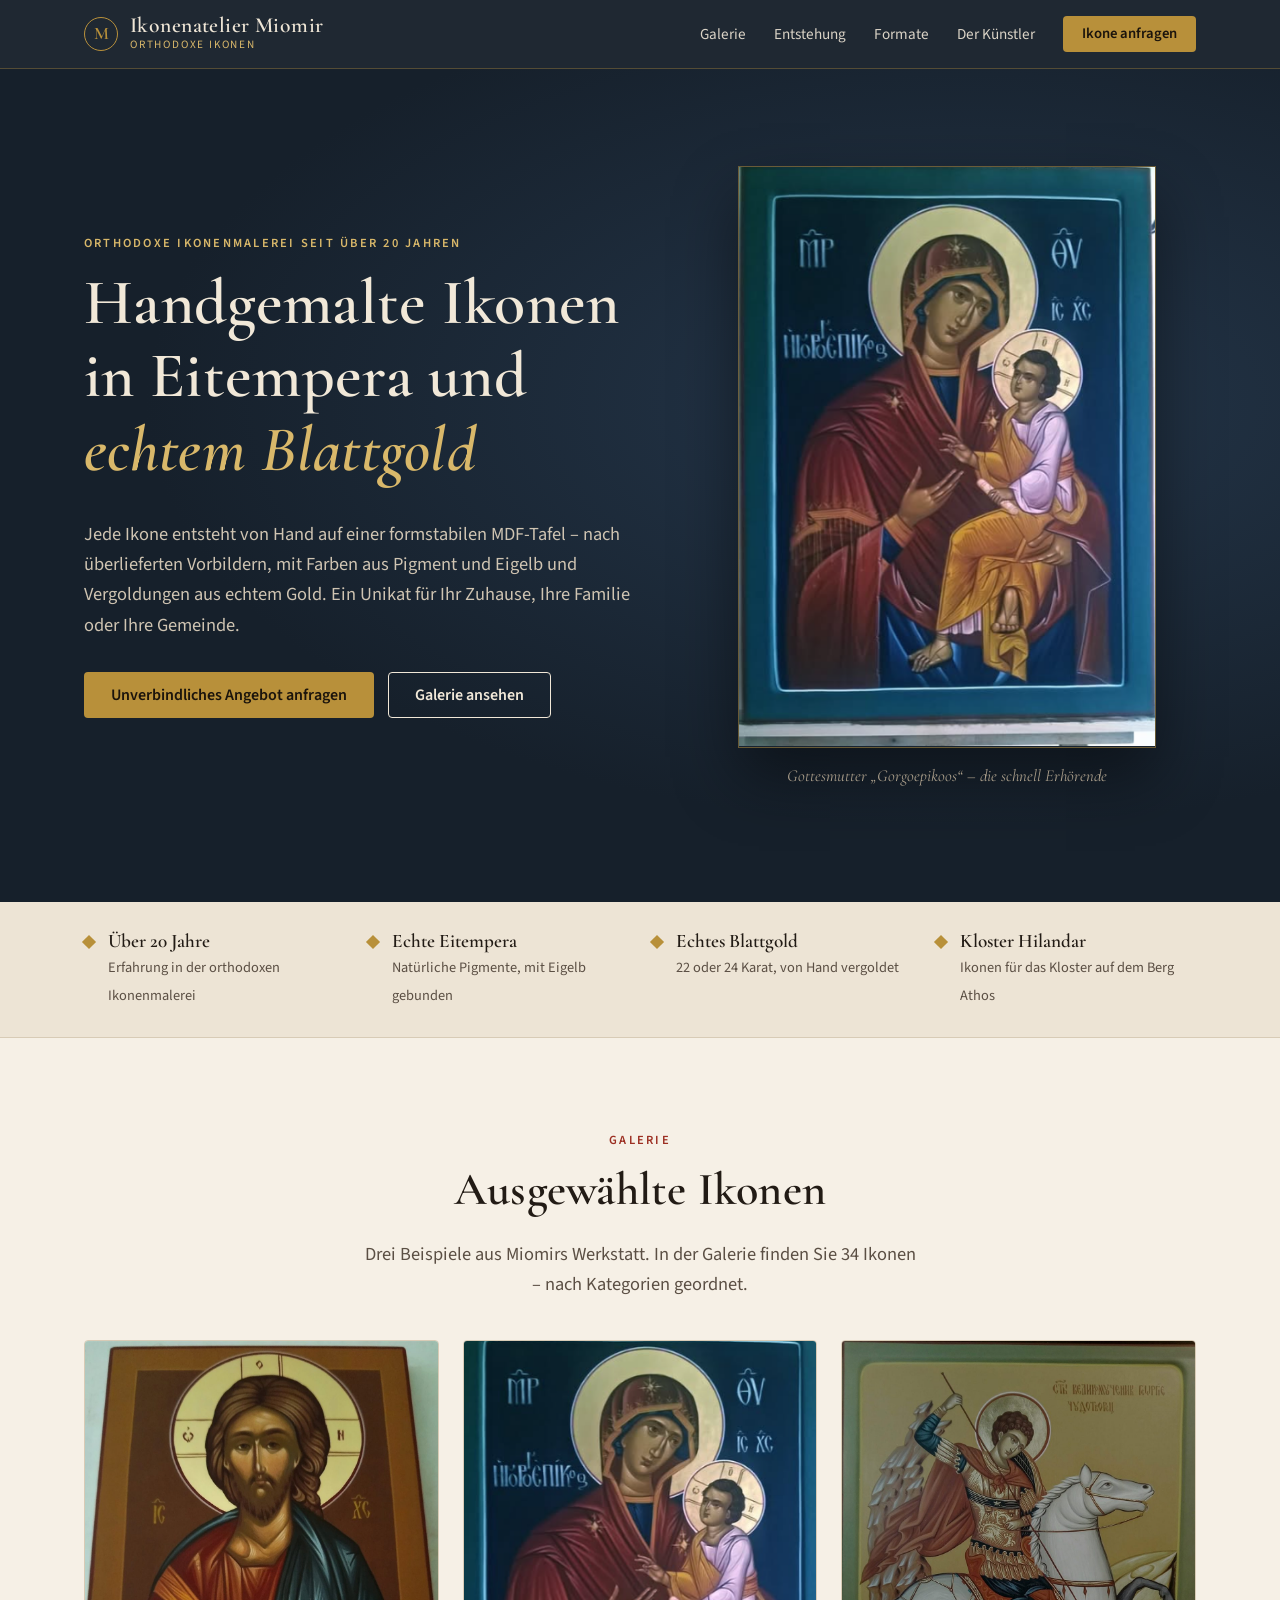
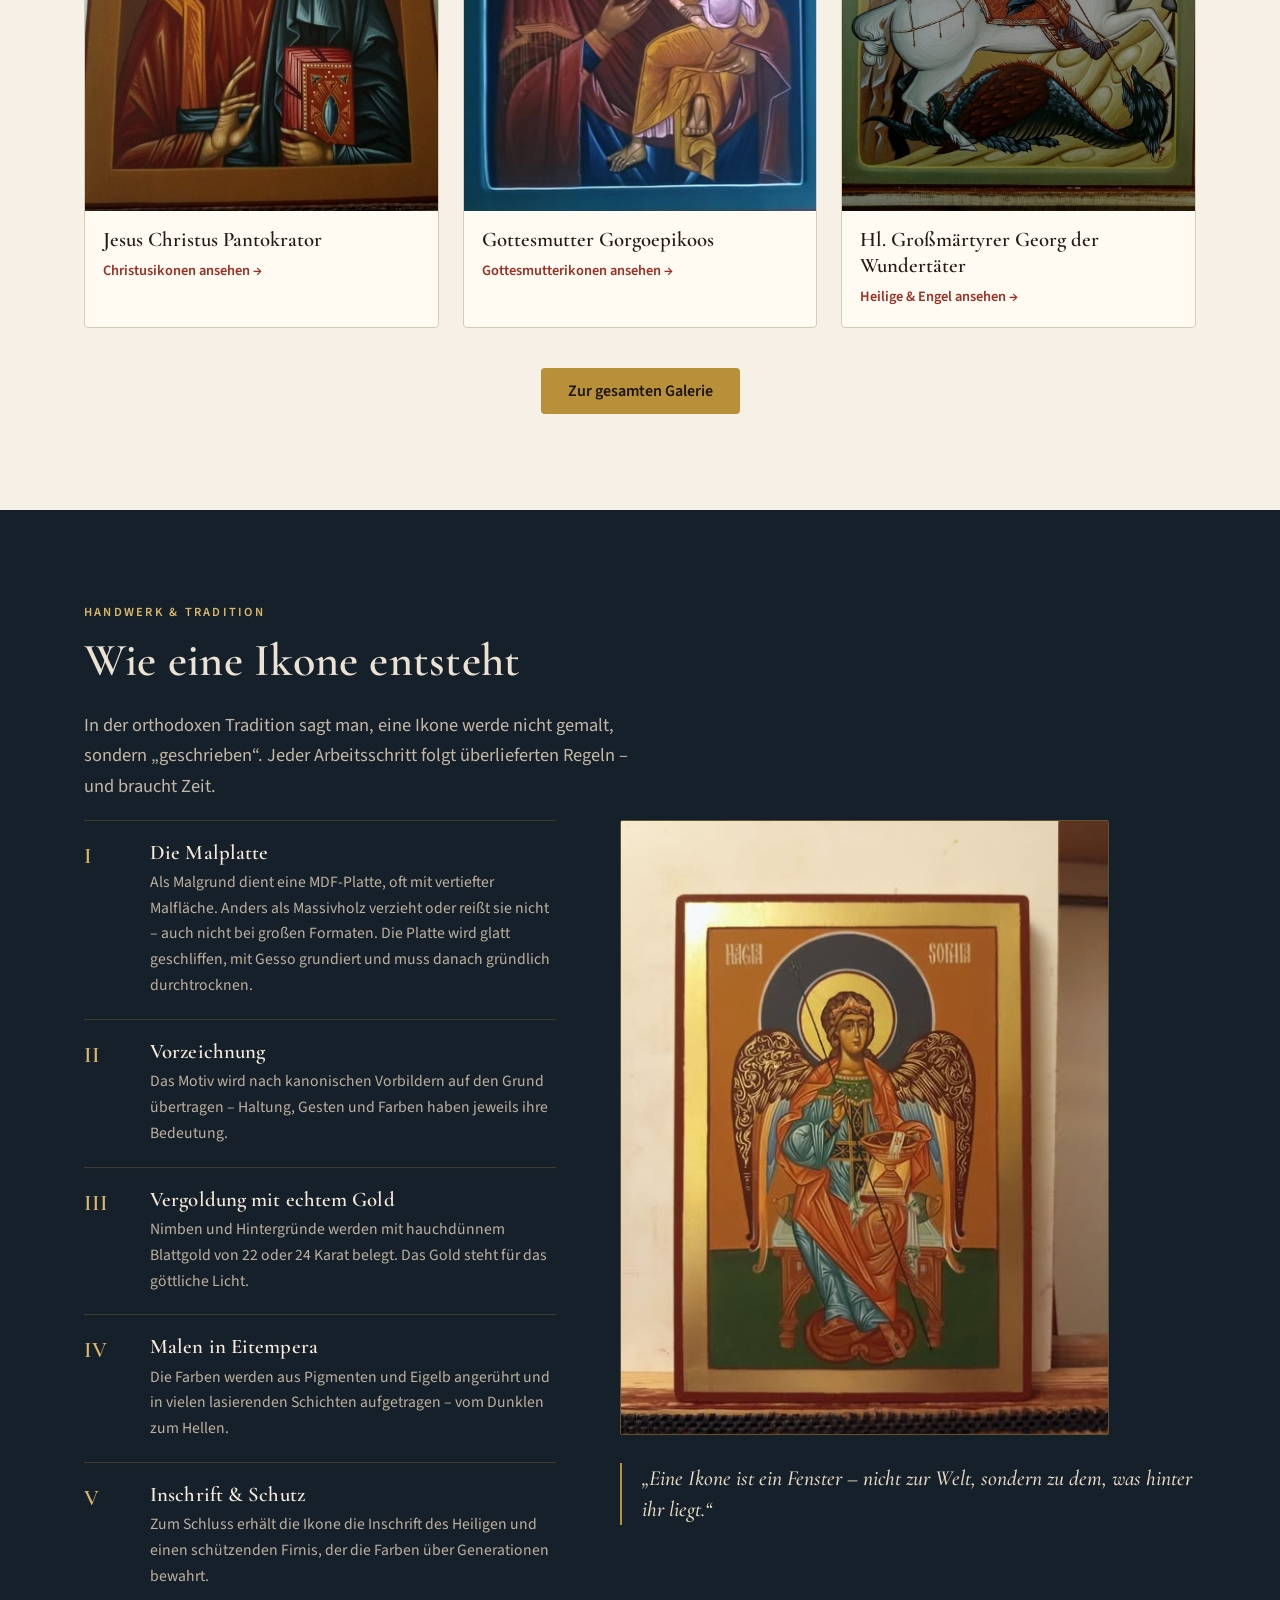
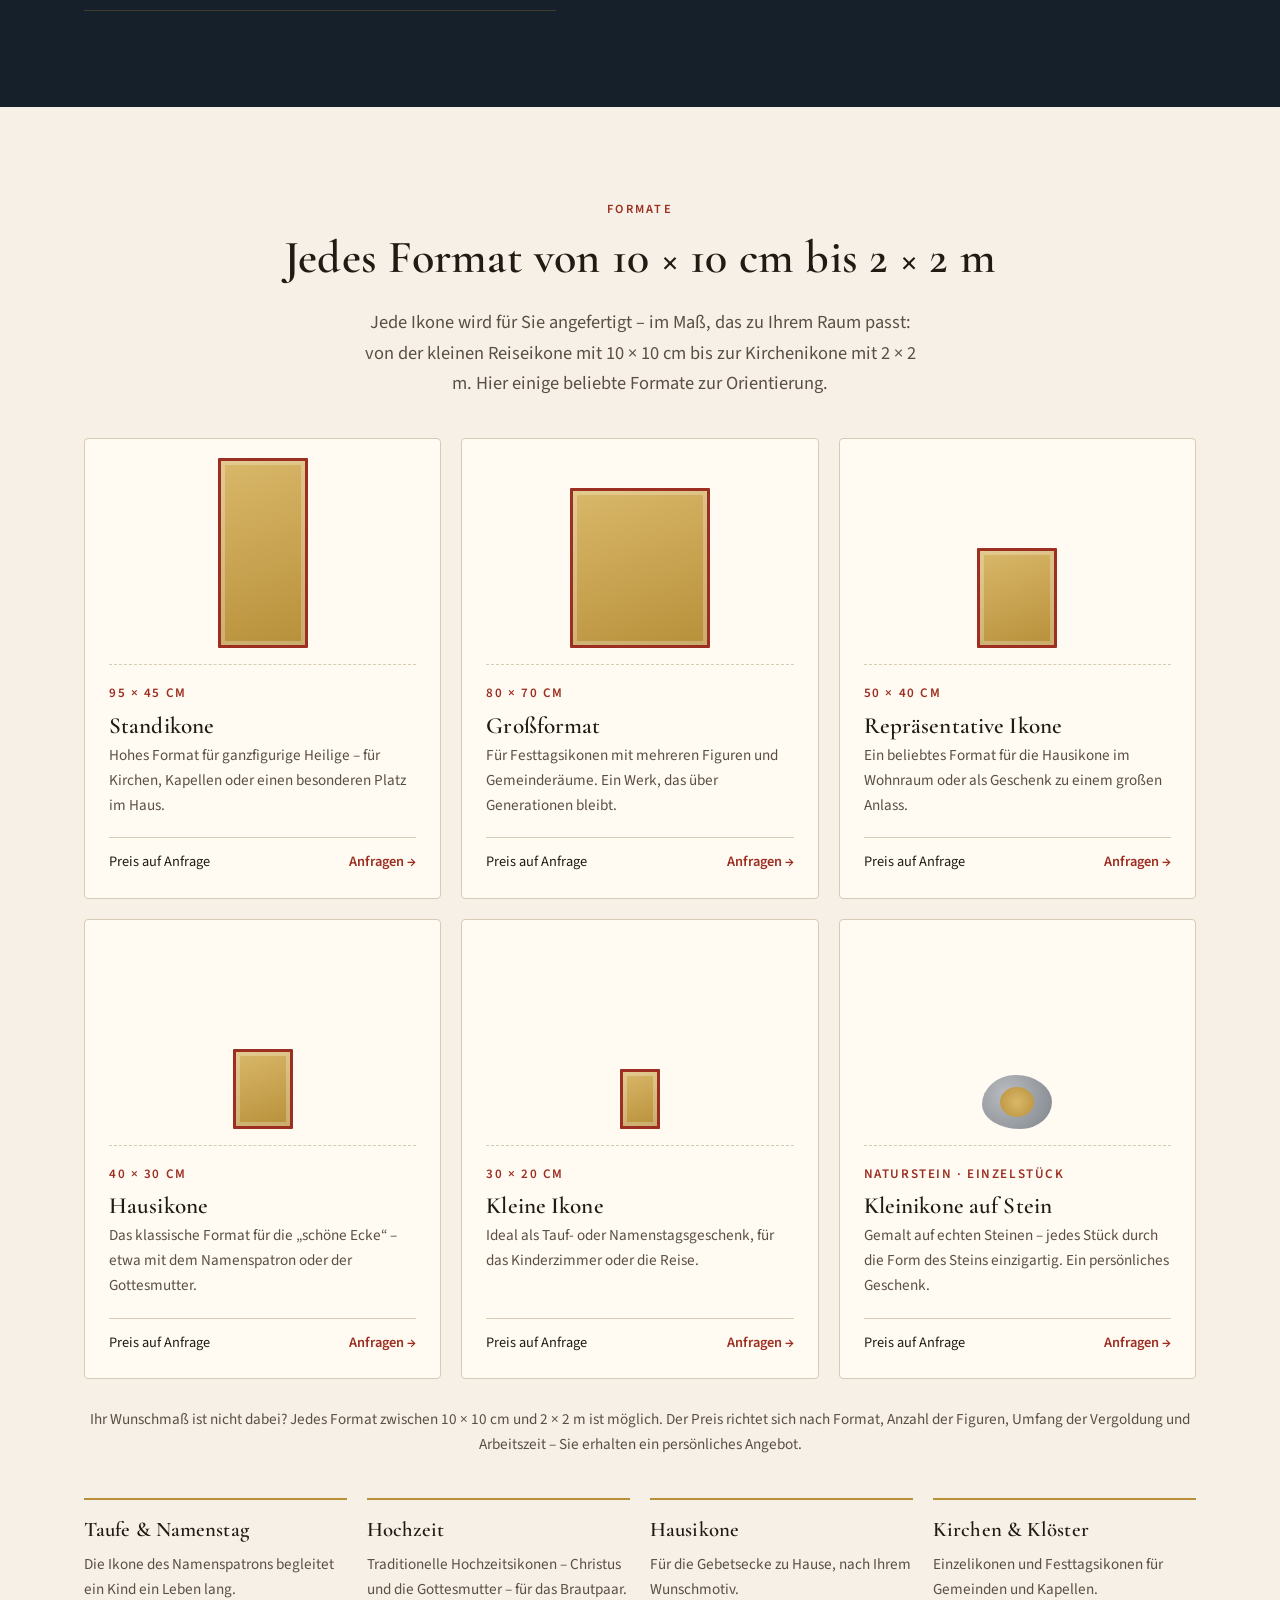
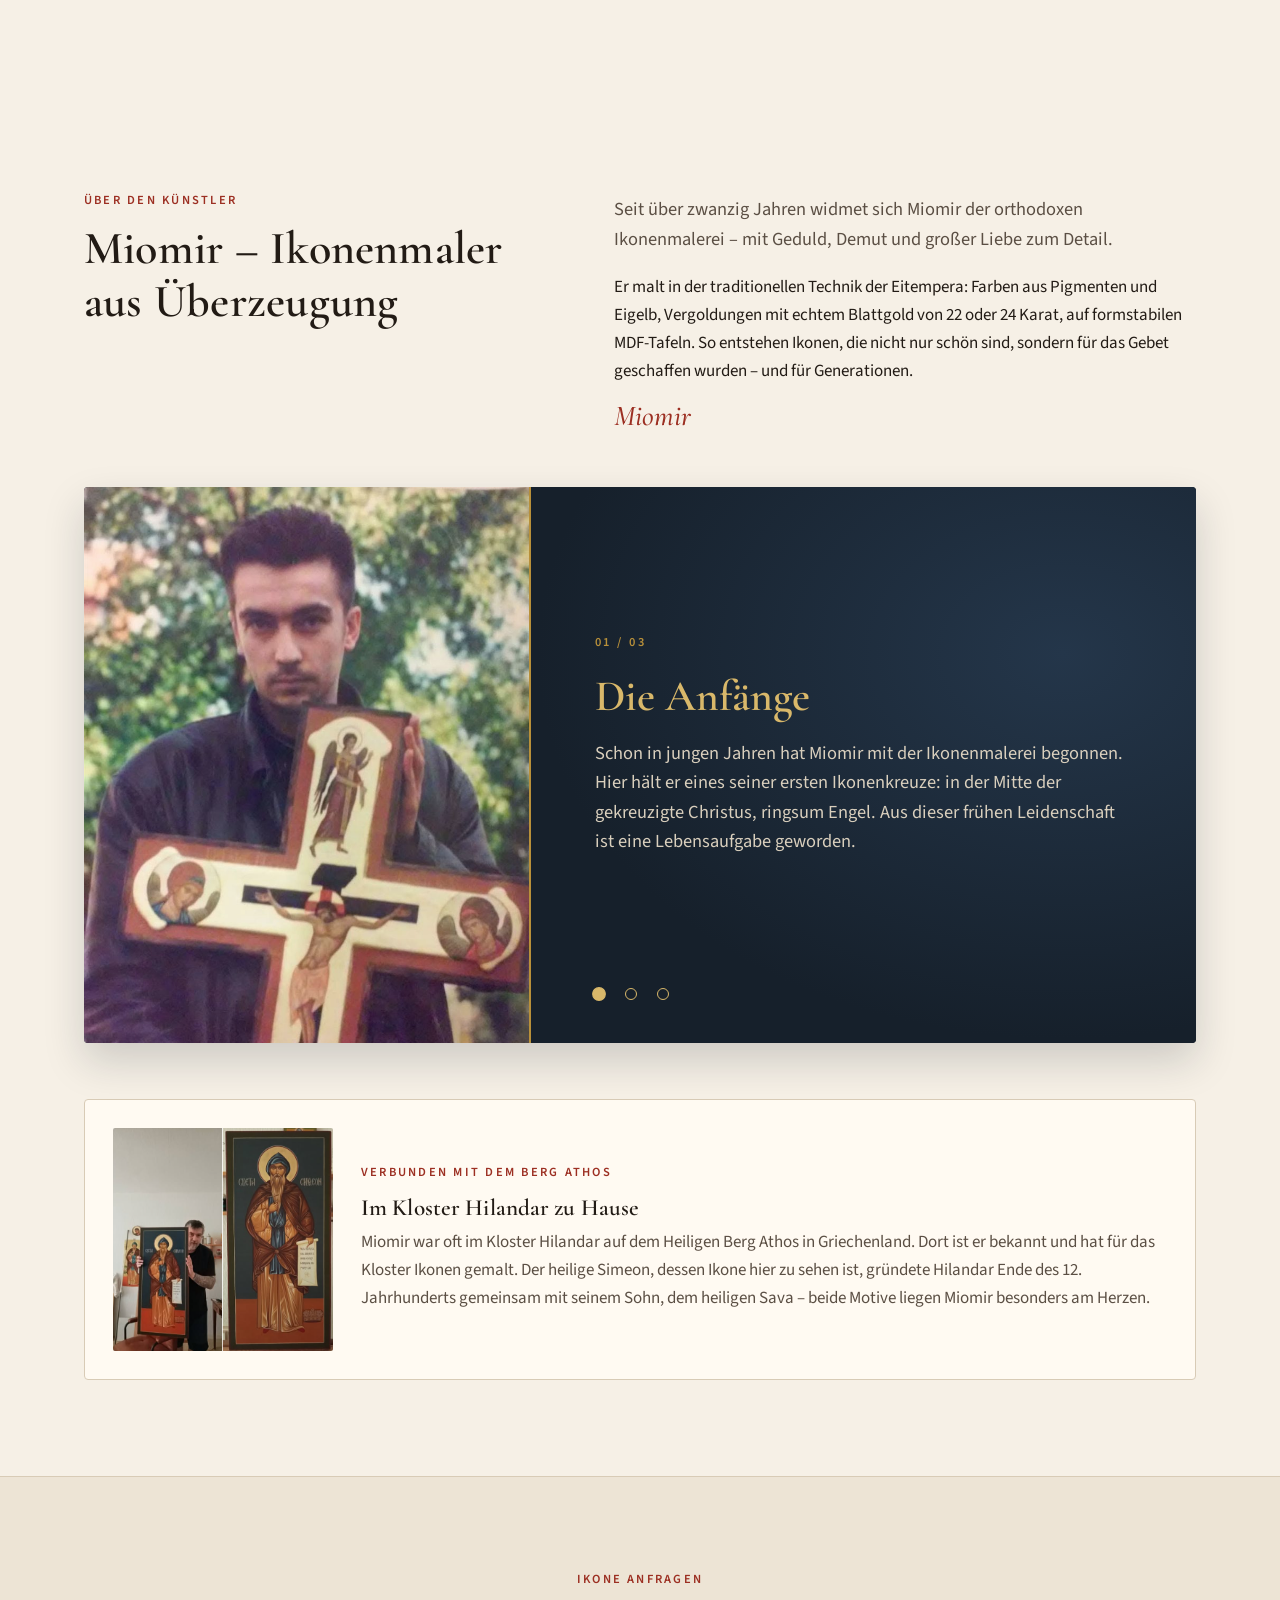
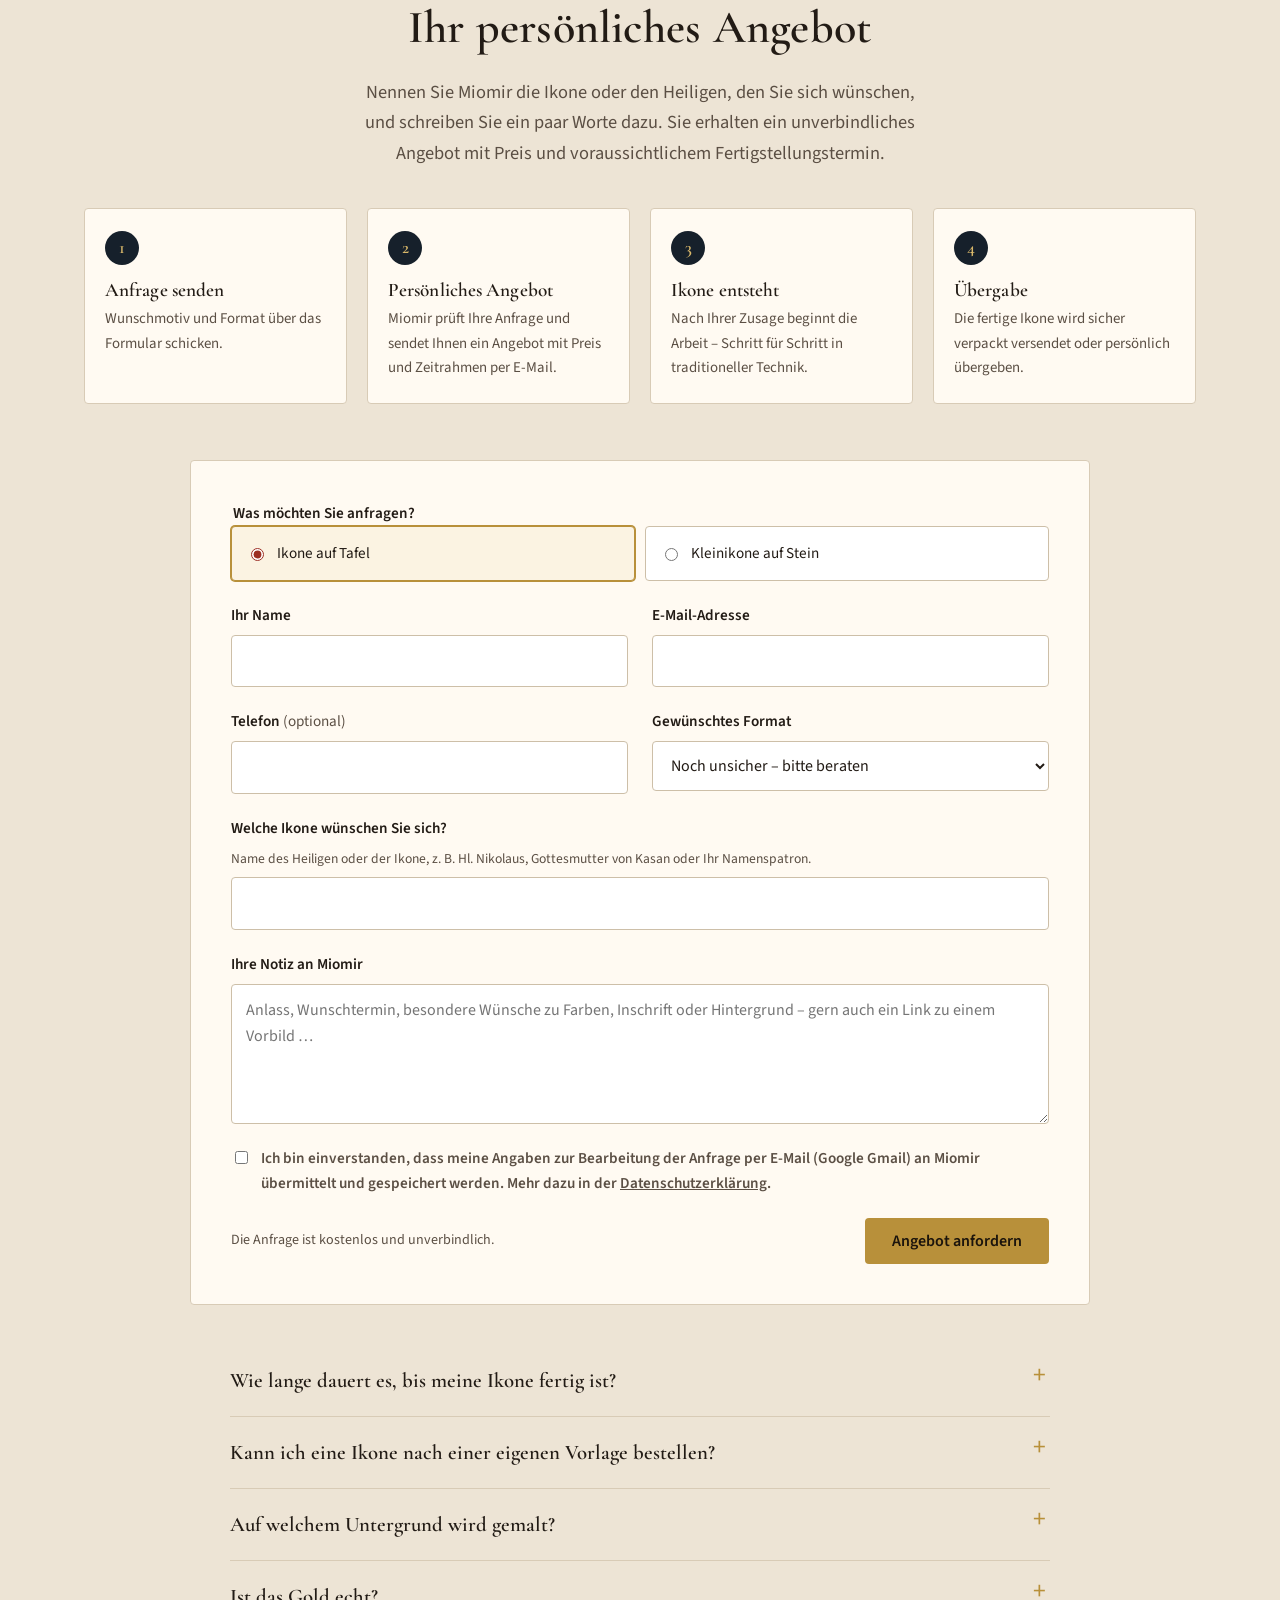
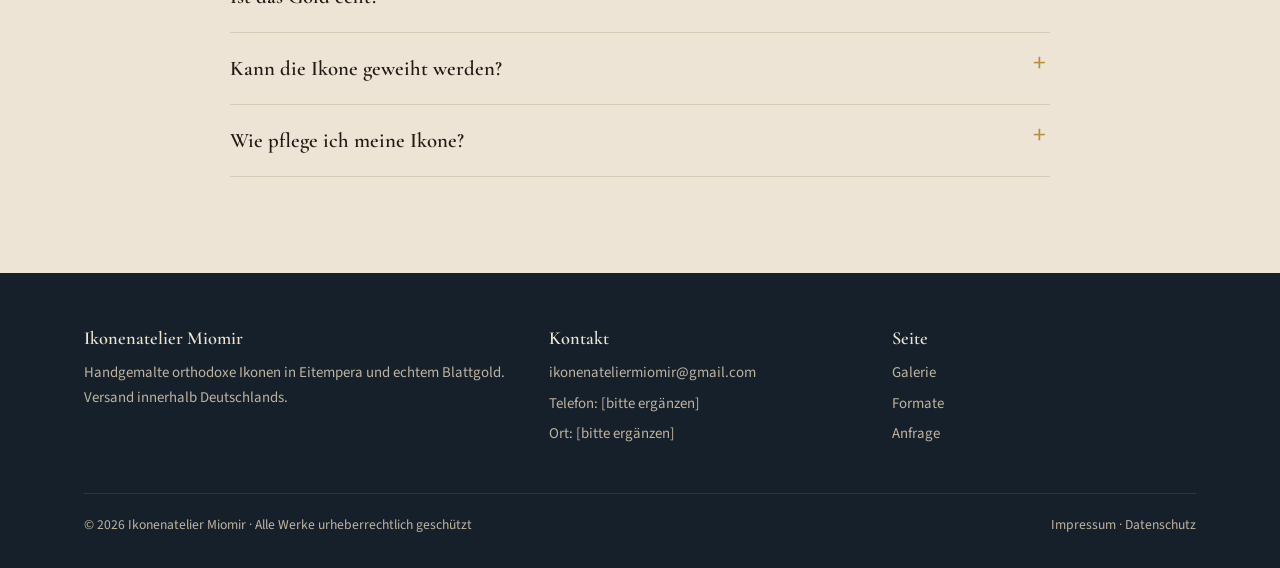
<file: index.html>
<!doctype html>
<html lang="de">
<head>
<meta charset="utf-8">
<meta name="viewport" content="width=device-width, initial-scale=1">
<title>Ikonenatelier Miomir – Handgemalte orthodoxe Ikonen</title>
<meta name="description" content="Handgemalte orthodoxe Ikonen in Eitempera mit echtem Blattgold (22 oder 24 Karat). Ikonen nach Auftrag in jedem Format von 10 × 10 cm bis 2 × 2 m und Kleinikonen auf Stein von Ikonenmaler Miomir.">
<link rel="preconnect" href="https://fonts.googleapis.com">
<link rel="preconnect" href="https://fonts.gstatic.com" crossorigin>
<link href="https://fonts.googleapis.com/css2?family=Cormorant+Garamond:ital,wght@0,500;0,600;1,500&family=Source+Sans+3:wght@400;600&display=swap" rel="stylesheet">
<link rel="stylesheet" href="style.css?v=20261124b">
</head>
<body>

<header class="top">
  <div class="wrap">
    <a class="brand" href="#start" aria-label="Ikonenatelier Miomir – zur Startseite">
      <span class="brand-mark" aria-hidden="true">М</span>
      <span class="brand-name">Ikonenatelier Miomir<small>Orthodoxe Ikonen</small></span>
    </a>
    <button class="menu-btn" aria-expanded="false" aria-controls="nav" aria-label="Menü öffnen">
      <svg width="20" height="20" viewBox="0 0 20 20" aria-hidden="true"><path d="M2 5h16M2 10h16M2 15h16" stroke="currentColor" stroke-width="1.6"/></svg>
    </button>
    <nav class="main" id="nav" aria-label="Hauptnavigation">
      <ul>
        <li><a href="galerie.html">Galerie</a></li>
        <li><a href="#entstehung">Entstehung</a></li>
        <li><a href="#formate">Formate</a></li>
        <li><a href="#kuenstler">Der Künstler</a></li>
        <li><a class="btn btn-gold" href="#anfrage">Ikone anfragen</a></li>
      </ul>
    </nav>
  </div>
</header>

<main id="start">

  <!-- HERO -->
  <section class="hero">
    <div class="wrap">
      <div>
        <span class="eyebrow">Orthodoxe Ikonenmalerei seit über 20 Jahren</span>
        <h1>Handgemalte Ikonen in Eitempera und <em>echtem Blattgold</em></h1>
        <p class="lead">Jede Ikone entsteht von Hand auf einer formstabilen MDF-Tafel – nach überlieferten Vorbildern, mit Farben aus Pigment und Eigelb und Vergoldungen aus echtem Gold. Ein Unikat für Ihr Zuhause, Ihre Familie oder Ihre Gemeinde.</p>
        <div class="hero-actions">
          <a class="btn btn-gold" href="#anfrage">Unverbindliches Angebot anfragen</a>
          <a class="btn btn-line" href="galerie.html">Galerie ansehen</a>
        </div>
      </div>
      <figure class="hero-figure">
        <div class="crop-g"><img src="bilder/gorgoepikoos.png" alt="Ikone der Gottesmutter Gorgoepikoos mit dem Christuskind, Eitempera und Blattgold auf MDF-Tafel" width="558" height="632"></div>
        <figcaption>Gottesmutter „Gorgoepikoos“ – die schnell Erhörende</figcaption>
      </figure>
    </div>
  </section>

  <!-- FACTS -->
  <div class="facts">
    <ul>
      <li><i class="dot" aria-hidden="true"></i><div><strong>Über 20 Jahre</strong><span>Erfahrung in der orthodoxen Ikonenmalerei</span></div></li>
      <li><i class="dot" aria-hidden="true"></i><div><strong>Echte Eitempera</strong><span>Natürliche Pigmente, mit Eigelb gebunden</span></div></li>
      <li><i class="dot" aria-hidden="true"></i><div><strong>Echtes Blattgold</strong><span>22 oder 24 Karat, von Hand vergoldet</span></div></li>
      <li><i class="dot" aria-hidden="true"></i><div><strong>Kloster Hilandar</strong><span>Ikonen für das Kloster auf dem Berg Athos</span></div></li>
    </ul>
  </div>

  <!-- GALERIE -->
  <!-- GALERIE (Vorschau) -->
  <section id="galerie">
    <div class="wrap">
      <div class="center">
        <span class="eyebrow">Galerie</span>
        <h2>Ausgewählte Ikonen</h2>
        <p class="lead">Drei Beispiele aus Miomirs Werkstatt. In der Galerie finden Sie 34 Ikonen – nach Kategorien geordnet.</p>
      </div>

      <div class="preview-grid">
        <a class="preview-card" href="galerie.html#christus">
          <div class="pc-img"><img src="bilder/christus-pantokrator.jpg" alt="Ikone Christus Pantokrator mit dem Evangelienbuch" loading="lazy"></div>
          <div class="pc-body"><b>Jesus Christus Pantokrator</b><span>Christusikonen ansehen →</span></div>
        </a>
        <a class="preview-card" href="galerie.html#gottesmutter">
          <div class="pc-img zoom"><img src="bilder/gorgoepikoos.png" alt="Ikone der Gottesmutter Gorgoepikoos mit dem Christuskind" loading="lazy"></div>
          <div class="pc-body"><b>Gottesmutter Gorgoepikoos</b><span>Gottesmutterikonen ansehen →</span></div>
        </a>
        <a class="preview-card" href="galerie.html#heilige">
          <div class="pc-img"><img src="bilder/hl-georg-wundertaeter.jpg" alt="Ikone des heiligen Großmärtyrers Georg des Wundertäters auf weißem Pferd mit dem Drachen" loading="lazy"></div>
          <div class="pc-body"><b>Hl. Großmärtyrer Georg der Wundertäter</b><span>Heilige &amp; Engel ansehen →</span></div>
        </a>
      </div>

      <div class="preview-cta">
        <a class="btn btn-gold" href="galerie.html">Zur gesamten Galerie</a>
      </div>
    </div>
  </section>

  <!-- ENTSTEHUNG -->
  <section class="technique" id="entstehung">
    <div class="wrap">
      <span class="eyebrow">Handwerk &amp; Tradition</span>
      <h2>Wie eine Ikone entsteht</h2>
      <p class="lead">In der orthodoxen Tradition sagt man, eine Ikone werde nicht gemalt, sondern „geschrieben“. Jeder Arbeitsschritt folgt überlieferten Regeln – und braucht Zeit.</p>
      <div class="tech-grid">
        <ol class="steps">
          <li><div><h3>Die Malplatte</h3><p>Als Malgrund dient eine MDF-Platte, oft mit vertiefter Malfläche. Anders als Massivholz verzieht oder reißt sie nicht – auch nicht bei großen Formaten. Die Platte wird glatt geschliffen, mit Gesso grundiert und muss danach gründlich durchtrocknen.</p></div></li>
          <li><div><h3>Vorzeichnung</h3><p>Das Motiv wird nach kanonischen Vorbildern auf den Grund übertragen – Haltung, Gesten und Farben haben jeweils ihre Bedeutung.</p></div></li>
          <li><div><h3>Vergoldung mit echtem Gold</h3><p>Nimben und Hintergründe werden mit hauchdünnem Blattgold von 22 oder 24 Karat belegt. Das Gold steht für das göttliche Licht.</p></div></li>
          <li><div><h3>Malen in Eitempera</h3><p>Die Farben werden aus Pigmenten und Eigelb angerührt und in vielen lasierenden Schichten aufgetragen – vom Dunklen zum Hellen.</p></div></li>
          <li><div><h3>Inschrift &amp; Schutz</h3><p>Zum Schluss erhält die Ikone die Inschrift des Heiligen und einen schützenden Firnis, der die Farben über Generationen bewahrt.</p></div></li>
        </ol>
        <div class="tech-side">
          <img src="bilder/hagia-sophia.png" alt="Detailansicht der Ikone der Heiligen Sophia mit vergoldetem Rahmen" loading="lazy">
          <blockquote>„Eine Ikone ist ein Fenster – nicht zur Welt, sondern zu dem, was hinter ihr liegt.“</blockquote>
        </div>
      </div>
    </div>
  </section>

  <!-- FORMATE -->
  <section id="formate">
    <div class="wrap">
      <div class="center">
        <span class="eyebrow">Formate</span>
        <h2>Jedes Format von 10 × 10 cm bis 2 × 2 m</h2>
        <p class="lead">Jede Ikone wird für Sie angefertigt – im Maß, das zu Ihrem Raum passt: von der kleinen Reiseikone mit 10 × 10 cm bis zur Kirchenikone mit 2 × 2 m. Hier einige beliebte Formate zur Orientierung.</p>
      </div>

      <div class="formats-grid">
        <article class="format">
          <div class="shape-box"><div class="shape" style="width:90px;height:190px"></div></div>
          <div class="size">95 × 45 cm</div>
          <h3>Standikone</h3>
          <p>Hohes Format für ganzfigurige Heilige – für Kirchen, Kapellen oder einen besonderen Platz im Haus.</p>
          <div class="price"><span>Preis auf Anfrage</span><a href="#anfrage" data-format="95 × 45 cm">Anfragen →</a></div>
        </article>
        <article class="format">
          <div class="shape-box"><div class="shape" style="width:140px;height:160px"></div></div>
          <div class="size">80 × 70 cm</div>
          <h3>Großformat</h3>
          <p>Für Festtagsikonen mit mehreren Figuren und Gemeinderäume. Ein Werk, das über Generationen bleibt.</p>
          <div class="price"><span>Preis auf Anfrage</span><a href="#anfrage" data-format="80 × 70 cm">Anfragen →</a></div>
        </article>
        <article class="format">
          <div class="shape-box"><div class="shape" style="width:80px;height:100px"></div></div>
          <div class="size">50 × 40 cm</div>
          <h3>Repräsentative Ikone</h3>
          <p>Ein beliebtes Format für die Hausikone im Wohnraum oder als Geschenk zu einem großen Anlass.</p>
          <div class="price"><span>Preis auf Anfrage</span><a href="#anfrage" data-format="50 × 40 cm">Anfragen →</a></div>
        </article>
        <article class="format">
          <div class="shape-box"><div class="shape" style="width:60px;height:80px"></div></div>
          <div class="size">40 × 30 cm</div>
          <h3>Hausikone</h3>
          <p>Das klassische Format für die „schöne Ecke“ – etwa mit dem Namenspatron oder der Gottesmutter.</p>
          <div class="price"><span>Preis auf Anfrage</span><a href="#anfrage" data-format="40 × 30 cm">Anfragen →</a></div>
        </article>
        <article class="format">
          <div class="shape-box"><div class="shape" style="width:40px;height:60px"></div></div>
          <div class="size">30 × 20 cm</div>
          <h3>Kleine Ikone</h3>
          <p>Ideal als Tauf- oder Namenstagsgeschenk, für das Kinderzimmer oder die Reise.</p>
          <div class="price"><span>Preis auf Anfrage</span><a href="#anfrage" data-format="30 × 20 cm">Anfragen →</a></div>
        </article>
        <article class="format">
          <div class="shape-box"><div class="stone"></div></div>
          <div class="size">Naturstein · Einzelstück</div>
          <h3>Kleinikone auf Stein</h3>
          <p>Gemalt auf echten Steinen – jedes Stück durch die Form des Steins einzigartig. Ein persönliches Geschenk.</p>
          <div class="price"><span>Preis auf Anfrage</span><a href="#anfrage" data-format="Kleinikone auf Stein">Anfragen →</a></div>
        </article>
      </div>
      <p class="formats-note">Ihr Wunschmaß ist nicht dabei? Jedes Format zwischen 10 × 10 cm und 2 × 2 m ist möglich. Der Preis richtet sich nach Format, Anzahl der Figuren, Umfang der Vergoldung und Arbeitszeit – Sie erhalten ein persönliches Angebot.</p>

      <div class="occasions">
        <div class="occasion"><h3>Taufe &amp; Namenstag</h3><p>Die Ikone des Namenspatrons begleitet ein Kind ein Leben lang.</p></div>
        <div class="occasion"><h3>Hochzeit</h3><p>Traditionelle Hochzeitsikonen – Christus und die Gottesmutter – für das Brautpaar.</p></div>
        <div class="occasion"><h3>Hausikone</h3><p>Für die Gebetsecke zu Hause, nach Ihrem Wunschmotiv.</p></div>
        <div class="occasion"><h3>Kirchen &amp; Klöster</h3><p>Einzelikonen und Festtagsikonen für Gemeinden und Kapellen.</p></div>
      </div>
    </div>
  </section>

  <!-- KÜNSTLER -->
  <section id="kuenstler">
    <div class="wrap">
      <div class="artist-intro">
        <div>
          <span class="eyebrow">Über den Künstler</span>
          <h2>Miomir – Ikonenmaler aus Überzeugung</h2>
        </div>
        <div>
          <p class="lead">Seit über zwanzig Jahren widmet sich Miomir der orthodoxen Ikonenmalerei – mit Geduld, Demut und großer Liebe zum Detail.</p>
          <p>Er malt in der traditionellen Technik der Eitempera: Farben aus Pigmenten und Eigelb, Vergoldungen mit echtem Blattgold von 22 oder 24 Karat, auf formstabilen MDF-Tafeln. So entstehen Ikonen, die nicht nur schön sind, sondern für das Gebet geschaffen wurden – und für Generationen.</p>
          <div class="signature">Miomir</div>
        </div>
      </div>

      <div class="artist-show" role="region" aria-roledescription="Bildergalerie" aria-label="Fotos von Miomir">
        <figure class="slide is-active" aria-roledescription="Bild" aria-label="1 von 3">
          <img src="bilder/miomir-frueh.jpg" alt="Miomir in jungen Jahren mit einem selbst gemalten Ikonenkreuz" style="object-position:center 12%">
          <figcaption><span class="sl-num">01 / 03</span><b>Die Anfänge</b>Schon in jungen Jahren hat Miomir mit der Ikonenmalerei begonnen. Hier hält er eines seiner ersten Ikonenkreuze: in der Mitte der gekreuzigte Christus, ringsum Engel. Aus dieser frühen Leidenschaft ist eine Lebensaufgabe geworden.</figcaption>
        </figure>
        <figure class="slide" aria-roledescription="Bild" aria-label="2 von 3">
          <img src="bilder/miomir.webp" alt="Porträtfoto von Miomir" loading="lazy" style="object-position:center 30%">
          <figcaption><span class="sl-num">02 / 03</span><b>Miomir heute</b>Seit über zwanzig Jahren malt Miomir orthodoxe Ikonen – nach den überlieferten Vorbildern, mit Geduld und Demut. Er malt für die Gebetsecke zu Hause ebenso wie für Kirchen und Klöster. Geprägt hat ihn vor allem seine Zeit im Kloster Hilandar auf dem Berg Athos.</figcaption>
        </figure>
        <figure class="slide" aria-roledescription="Bild" aria-label="3 von 3">
          <img src="bilder/miomir-werkstatt.jpg" alt="Miomir in seiner Werkstatt mit einer kleinen Ikone der Gottesmutter in den Händen" loading="lazy" style="object-position:center 60%">
          <figcaption><span class="sl-num">03 / 03</span><b>In der Werkstatt</b>Hier entstehen seine Ikonen – von der Kleinikone ab 10 × 10 cm bis zur großen Tafel von 2 × 2 m. Jede MDF-Platte wird geschliffen, mit Gesso grundiert und getrocknet. Dann malt Miomir Schicht für Schicht in Eitempera und vergoldet mit echtem Blattgold von 22 oder 24 Karat.</figcaption>
        </figure>
        <div class="sl-dots">
          <button type="button" aria-label="Foto 1: Die Anfänge" aria-current="true"></button>
          <button type="button" aria-label="Foto 2: Miomir heute"></button>
          <button type="button" aria-label="Foto 3: In der Werkstatt"></button>
        </div>
      </div>

      <div class="hilandar">
        <img src="bilder/hl-simeon.png" alt="Miomir mit seiner Ikone des heiligen Simeon" loading="lazy">
        <div>
          <span class="eyebrow">Verbunden mit dem Berg Athos</span>
          <h3>Im Kloster Hilandar zu Hause</h3>
          <p>Miomir war oft im Kloster Hilandar auf dem Heiligen Berg Athos in Griechenland. Dort ist er bekannt und hat für das Kloster Ikonen gemalt. Der heilige Simeon, dessen Ikone hier zu sehen ist, gründete Hilandar Ende des 12. Jahrhunderts gemeinsam mit seinem Sohn, dem heiligen Sava – beide Motive liegen Miomir besonders am Herzen.</p>
        </div>
      </div>
    </div>
  </section>

  <!-- ANFRAGE -->
  <section class="request" id="anfrage">
    <div class="wrap">
      <div class="center">
        <span class="eyebrow">Ikone anfragen</span>
        <h2>Ihr persönliches Angebot</h2>
        <p class="lead">Nennen Sie Miomir die Ikone oder den Heiligen, den Sie sich wünschen, und schreiben Sie ein paar Worte dazu. Sie erhalten ein unverbindliches Angebot mit Preis und voraussichtlichem Fertigstellungstermin.</p>
      </div>

      <ol class="process">
        <li><h3>Anfrage senden</h3><p>Wunschmotiv und Format über das Formular schicken.</p></li>
        <li><h3>Persönliches Angebot</h3><p>Miomir prüft Ihre Anfrage und sendet Ihnen ein Angebot mit Preis und Zeitrahmen per E-Mail.</p></li>
        <li><h3>Ikone entsteht</h3><p>Nach Ihrer Zusage beginnt die Arbeit – Schritt für Schritt in traditioneller Technik.</p></li>
        <li><h3>Übergabe</h3><p>Die fertige Ikone wird sicher verpackt versendet oder persönlich übergeben.</p></li>
      </ol>

      <!--
        VERSAND DER ANFRAGEN: Das Formular schickt an eine Google-Apps-Script-Web-App, die die Anfrage
        per Gmail an Miomir weiterleitet. Code und Anleitung: google-apps-script/Code.gs und README.md.
        Die Adresse der Web-App steht unten im Skript bei FORM_ENDPOINT.
      -->
      <form class="offer" id="offerForm" method="post" novalidate>
        <!-- Spam-Schutz: für Menschen unsichtbar, Bots füllen es aus -->
        <div aria-hidden="true" style="position:absolute;left:-9999px;width:1px;height:1px;overflow:hidden">
          <label for="website">Bitte leer lassen</label>
          <input id="website" name="website" type="text" tabindex="-1" autocomplete="off">
        </div>
        <fieldset class="field full">
          <legend>Was möchten Sie anfragen?</legend>
          <div class="types">
            <label><input type="radio" name="art" value="Ikone auf MDF-Tafel" checked> Ikone auf Tafel</label>
            <label><input type="radio" name="art" value="Kleinikone auf Stein"> Kleinikone auf Stein</label>
          </div>
        </fieldset>

        <div class="field">
          <label for="name">Ihr Name</label>
          <input id="name" name="name" type="text" autocomplete="name" required>
          <span class="error">Bitte geben Sie Ihren Namen an.</span>
        </div>
        <div class="field">
          <label for="email">E-Mail-Adresse</label>
          <input id="email" name="email" type="email" autocomplete="email" required>
          <span class="error">Bitte geben Sie eine gültige E-Mail-Adresse an – dorthin kommt Ihr Angebot.</span>
        </div>
        <div class="field">
          <label for="tel">Telefon <span style="font-weight:400;color:var(--ink-soft)">(optional)</span></label>
          <input id="tel" name="telefon" type="tel" autocomplete="tel">
        </div>
        <div class="field" id="formatField">
          <label for="format">Gewünschtes Format</label>
          <select id="format" name="format">
            <option value="">Noch unsicher – bitte beraten</option>
            <option>95 × 45 cm</option>
            <option>80 × 70 cm</option>
            <option>50 × 40 cm</option>
            <option>40 × 30 cm</option>
            <option>30 × 20 cm</option>
            <option>Kleinikone auf Stein</option>
            <option value="Eigenes Format">Eigenes Format (Maße selbst angeben)</option>
          </select>
        </div>
        <div class="field full" id="masseField" hidden>
          <span class="field-title" id="masseTitle">Ihre Maße</span>
          <p class="hint" id="masseHint">Breite und Höhe in cm, jeweils von 10 bis 200 cm in 10-cm-Schritten – z. B. 60 × 80 cm.</p>
          <div class="masse-row" role="group" aria-labelledby="masseTitle" aria-describedby="masseHint">
            <label>Breite in cm<input id="breite" name="breite" type="number" inputmode="numeric" min="10" max="200" step="10" placeholder="60"></label>
            <span class="masse-x" aria-hidden="true">×</span>
            <label>Höhe in cm<input id="hoehe" name="hoehe" type="number" inputmode="numeric" min="10" max="200" step="10" placeholder="80"></label>
          </div>
          <span class="error">Bitte Breite und Höhe angeben – jeweils 10 bis 200 cm in 10-cm-Schritten (10, 20, 30 … 200).</span>
        </div>
        <div class="field full">
          <label for="motiv">Welche Ikone wünschen Sie sich?</label>
          <p class="hint" id="motivHint">Name des Heiligen oder der Ikone, z. B. Hl. Nikolaus, Gottesmutter von Kasan oder Ihr Namenspatron.</p>
          <input id="motiv" name="motiv" type="text" aria-describedby="motivHint" required>
          <span class="error">Bitte nennen Sie die gewünschte Ikone oder den Heiligen.</span>
        </div>

        <div class="field full">
          <label for="notiz">Ihre Notiz an Miomir</label>
          <textarea id="notiz" name="notiz" placeholder="Anlass, Wunschtermin, besondere Wünsche zu Farben, Inschrift oder Hintergrund – gern auch ein Link zu einem Vorbild …"></textarea>
        </div>

        <div class="field full" id="consentField">
          <label class="consent"><input type="checkbox" id="consent" name="datenschutz" required> <span>Ich bin einverstanden, dass meine Angaben zur Bearbeitung der Anfrage per E-Mail (Google Gmail) an Miomir übermittelt und gespeichert werden. Mehr dazu in der <a href="#">Datenschutzerklärung</a>.</span></label>
          <span class="error">Bitte bestätigen Sie die Datenschutzhinweise.</span>
        </div>

        <div class="form-error" id="formError" role="alert"></div>

        <div class="form-actions">
          <p>Die Anfrage ist kostenlos und unverbindlich.</p>
          <button class="btn btn-gold" type="submit" id="submitBtn">Angebot anfordern</button>
        </div>
      </form>

      <div class="thanks" id="thanks" role="status" tabindex="-1">
        <div class="ornament" style="justify-content:center">✦</div>
        <h2>Vielen Dank für Ihre Anfrage</h2>
        <p class="lead" style="margin:0 auto">Miomir sieht sich Ihre Anfrage an und schickt Ihnen ein persönliches Angebot mit Preis und Zeitrahmen an <strong id="thanksMail"></strong>.</p>
      </div>

      <div class="faq">
        <details><summary>Wie lange dauert es, bis meine Ikone fertig ist?</summary><p>Das hängt von Format, Motiv und Vergoldung ab. Eine Ikone entsteht in vielen Schichten, die jeweils trocknen müssen. Den voraussichtlichen Fertigstellungstermin nennt Miomir Ihnen im Angebot.</p></details>
        <details><summary>Kann ich eine Ikone nach einer eigenen Vorlage bestellen?</summary><p>Ja. Nennen Sie im Formular die gewünschte Ikone – ein Foto Ihrer Vorlage können Sie Miomir gern per E-Mail schicken, sobald er sich bei Ihnen meldet. Er malt sie in seiner Handschrift und in traditioneller Technik – kein Druck, keine Kopie, sondern ein Original.</p></details>
        <details><summary>Auf welchem Untergrund wird gemalt?</summary><p>Auf geschliffenen MDF-Platten, grundiert mit Gesso. Sie sind formstabil, verziehen sich nicht und reißen nicht – so bleibt die Malschicht auch bei großen Ikonen dauerhaft erhalten. Kleinikonen malt Miomir auch auf echten Natursteinen.</p></details>
        <details><summary>Ist das Gold echt?</summary><p>Ja. Für Nimben, Hintergründe und Ornamente verwendet Miomir echtes Blattgold mit 22 oder 24 Karat – kein Schlagmetall und keine Goldfarbe.</p></details>
        <details><summary>Kann die Ikone geweiht werden?</summary><p>Viele Kunden lassen ihre Ikone in ihrer Kirche segnen. Sprechen Sie Ihren Wunsch gern in der Anfrage an.</p></details>
        <details><summary>Wie pflege ich meine Ikone?</summary><p>Hängen Sie die Ikone nicht in direktes Sonnenlicht und nicht über die Heizung. Staub nur mit einem weichen, trockenen Pinsel oder Tuch entfernen.</p></details>
      </div>
    </div>
  </section>
</main>

<footer>
  <div class="wrap">
    <div class="foot-grid">
      <div>
        <h4>Ikonenatelier Miomir</h4>
        <p>Handgemalte orthodoxe Ikonen in Eitempera und echtem Blattgold. Versand innerhalb Deutschlands.</p>
      </div>
      <div>
        <h4>Kontakt</h4>
        <ul>
          <li><a href="mailto:ikonenateliermiomir@gmail.com">ikonenateliermiomir@gmail.com</a></li>
          <li>Telefon: [bitte ergänzen]</li>
          <li>Ort: [bitte ergänzen]</li>
        </ul>
      </div>
      <div>
        <h4>Seite</h4>
        <ul>
          <li><a href="galerie.html">Galerie</a></li>
          <li><a href="#formate">Formate</a></li>
          <li><a href="#anfrage">Anfrage</a></li>
        </ul>
      </div>
    </div>
    <div class="foot-bottom">
      <span>© <span id="year"></span> Ikonenatelier Miomir · Alle Werke urheberrechtlich geschützt</span>
      <span><a href="#">Impressum</a> · <a href="#">Datenschutz</a></span>
    </div>
  </div>
</footer>

<script>
  // ── Versand-Einstellungen ──────────────────────────────────────────────
  // Adresse der Google-Apps-Script-Web-App (endet auf /exec). Anleitung: README.md
  const FORM_ENDPOINT = 'https://script.google.com/macros/s/AKfycbxEgHEhwMFpMq1DmQYXWp_i7gs3Lb3mchOldmPeW7TBTiRqx1dTjN4vOLofytHAZ66UXQ/exec';
  // Solange keine Adresse eingetragen ist, zeigt das Formular nur die Bestätigung an, ohne etwas zu verschicken.
  const DEMO_MODE = !FORM_ENDPOINT;

  document.getElementById('year').textContent = new Date().getFullYear();

  // Mobile Menü
  const menuBtn = document.querySelector('.menu-btn');
  const nav = document.getElementById('nav');
  menuBtn.addEventListener('click', () => {
    const open = nav.classList.toggle('open');
    menuBtn.setAttribute('aria-expanded', open);
  });
  nav.querySelectorAll('a').forEach(a => a.addEventListener('click', () => {
    nav.classList.remove('open'); menuBtn.setAttribute('aria-expanded', false);
  }));

  // Galerie-Filter
  // Vorbelegung aus den Format-Karten
  const formatSel = document.getElementById('format');
  const masseField = document.getElementById('masseField');
  const breiteEl = document.getElementById('breite'), hoeheEl = document.getElementById('hoehe');
  const eigenesFormat = () => formatSel.value === 'Eigenes Format';
  formatSel.addEventListener('change', () => {
    masseField.hidden = !eigenesFormat();
    if (masseField.hidden) masseField.classList.remove('invalid');
  });
  document.querySelectorAll('[data-format]').forEach(a => a.addEventListener('click', () => {
    formatSel.value = a.dataset.format;
    formatSel.dispatchEvent(new Event('change'));
    document.querySelector(`input[name=art][value="${a.dataset.format === 'Kleinikone auf Stein' ? 'Kleinikone auf Stein' : 'Ikone auf MDF-Tafel'}"]`).checked = true;
  }));

  // Validierung (beim Verlassen eines Feldes und beim Absenden)
  const form = document.getElementById('offerForm');
  const checks = {
    name: el => el.value.trim().length > 1,
    email: el => /^[^\s@]+@[^\s@]+\.[^\s@]+$/.test(el.value.trim()),
    motiv: el => el.value.trim().length > 1,
    consent: el => el.checked
  };
  function validate(id){
    const el = document.getElementById(id), ok = checks[id](el);
    el.closest('.field').classList.toggle('invalid', !ok);
    el.setAttribute('aria-invalid', !ok);
    return ok;
  }
  // Eigenes Format: Breite und Höhe je 10–200 cm in 10-cm-Schritten
  const masOk = el => { const v = el.value.trim(); return /^\d+$/.test(v) && +v >= 10 && +v <= 200 && +v % 10 === 0; };
  function validateMasse(){
    if (!eigenesFormat()) return true;
    const ok = masOk(breiteEl) && masOk(hoeheEl);
    masseField.classList.toggle('invalid', !ok);
    breiteEl.setAttribute('aria-invalid', !masOk(breiteEl));
    hoeheEl.setAttribute('aria-invalid', !masOk(hoeheEl));
    return ok;
  }
  [breiteEl, hoeheEl].forEach(el => {
    el.addEventListener('blur', () => { if (breiteEl.value && hoeheEl.value || masseField.classList.contains('invalid')) validateMasse(); });
    el.addEventListener('input', () => { if (masseField.classList.contains('invalid')) validateMasse(); });
  });

  Object.keys(checks).forEach(id => {
    const el = document.getElementById(id);
    el.addEventListener('blur', () => validate(id));
    el.addEventListener('input', () => { if (el.closest('.field').classList.contains('invalid')) validate(id); });
    el.addEventListener('change', () => validate(id));
  });

  const errorBox = document.getElementById('formError');
  const submitBtn = document.getElementById('submitBtn');
  function zeigeFehler(text){
    errorBox.textContent = text; errorBox.classList.add('show');
    errorBox.scrollIntoView({ block: 'center', behavior: 'smooth' });
  }

  form.addEventListener('submit', async e => {
    e.preventDefault();
    errorBox.classList.remove('show');
    const results = Object.keys(checks).map(validate);
    results.push(validateMasse());
    if (results.includes(false)) { form.querySelector('.invalid input').focus(); return; }

    if (!DEMO_MODE) {
      const label = submitBtn.innerHTML;
      submitBtn.disabled = true;
      submitBtn.innerHTML = '<span class="spinner" aria-hidden="true"></span> Wird gesendet …';
      try {
        // Als einfaches Formular-POST senden (kein CORS-Vorabtest nötig, so nimmt Google Apps Script es an)
        const data = new URLSearchParams(new FormData(form));
        if (eigenesFormat()) data.set('format', `Eigenes Format: ${breiteEl.value.trim()} × ${hoeheEl.value.trim()} cm (Breite × Höhe)`);
        data.delete('breite'); data.delete('hoehe');
        const res = await fetch(FORM_ENDPOINT, { method: 'POST', body: data });
        let json = {};
        try { json = await res.json(); } catch {}
        if (!res.ok || json.ok !== true) {
          throw new Error(json.nachricht || 'Ihre Anfrage konnte gerade nicht gesendet werden. Bitte versuchen Sie es in einigen Minuten erneut oder schreiben Sie direkt eine E-Mail an ikonenateliermiomir@gmail.com.');
        }
      } catch (err) {
        const offline = err instanceof TypeError;
        zeigeFehler(offline ? 'Keine Verbindung zum Server. Bitte prüfen Sie Ihre Internetverbindung und senden Sie die Anfrage noch einmal – Ihre Eingaben bleiben erhalten.' : err.message);
        submitBtn.disabled = false; submitBtn.innerHTML = label;
        return;
      }
    }
    document.getElementById('thanksMail').textContent = document.getElementById('email').value.trim();
    form.style.display = 'none';
    const t = document.getElementById('thanks'); t.classList.add('show'); t.focus();
  });

  // Künstler-Slideshow: wechselt alle 9 Sekunden, hält an, solange Maus oder Tastaturfokus darauf liegen
  (() => {
    const root = document.querySelector('.artist-show');
    if (!root) return;
    const slides = [...root.querySelectorAll('.slide')];
    const dots = [...root.querySelectorAll('.sl-dots button')];
    const reduceMotion = matchMedia('(prefers-reduced-motion: reduce)').matches;
    let current = 0, timer = null, hovering = false;

    const show = i => {
      current = (i + slides.length) % slides.length;
      slides.forEach((s, n) => {
        const on = n === current;
        s.classList.toggle('is-active', on);
        s.inert = !on;
        s.setAttribute('aria-hidden', String(!on));
      });
      dots.forEach((d, n) => d.setAttribute('aria-current', String(n === current)));
    };
    const schedule = () => {
      clearInterval(timer);
      if (!reduceMotion && !hovering && !document.hidden) timer = setInterval(() => show(current + 1), 9000);
    };

    dots.forEach((d, n) => d.addEventListener('click', () => { show(n); schedule(); }));
    root.addEventListener('mouseenter', () => { hovering = true; schedule(); });
    root.addEventListener('mouseleave', () => { hovering = false; schedule(); });
    root.addEventListener('focusin', () => { hovering = true; schedule(); });
    root.addEventListener('focusout', () => { hovering = false; schedule(); });
    document.addEventListener('visibilitychange', schedule);

    // Wischen auf dem Handy
    let startX = null;
    root.addEventListener('touchstart', e => { startX = e.touches[0].clientX; }, { passive: true });
    root.addEventListener('touchend', e => {
      if (startX === null) return;
      const dx = e.changedTouches[0].clientX - startX;
      if (Math.abs(dx) > 40) { show(current + (dx < 0 ? 1 : -1)); schedule(); }
      startX = null;
    });

    show(0);
    schedule();
  })();
</script>
</body>
</html>
</file>
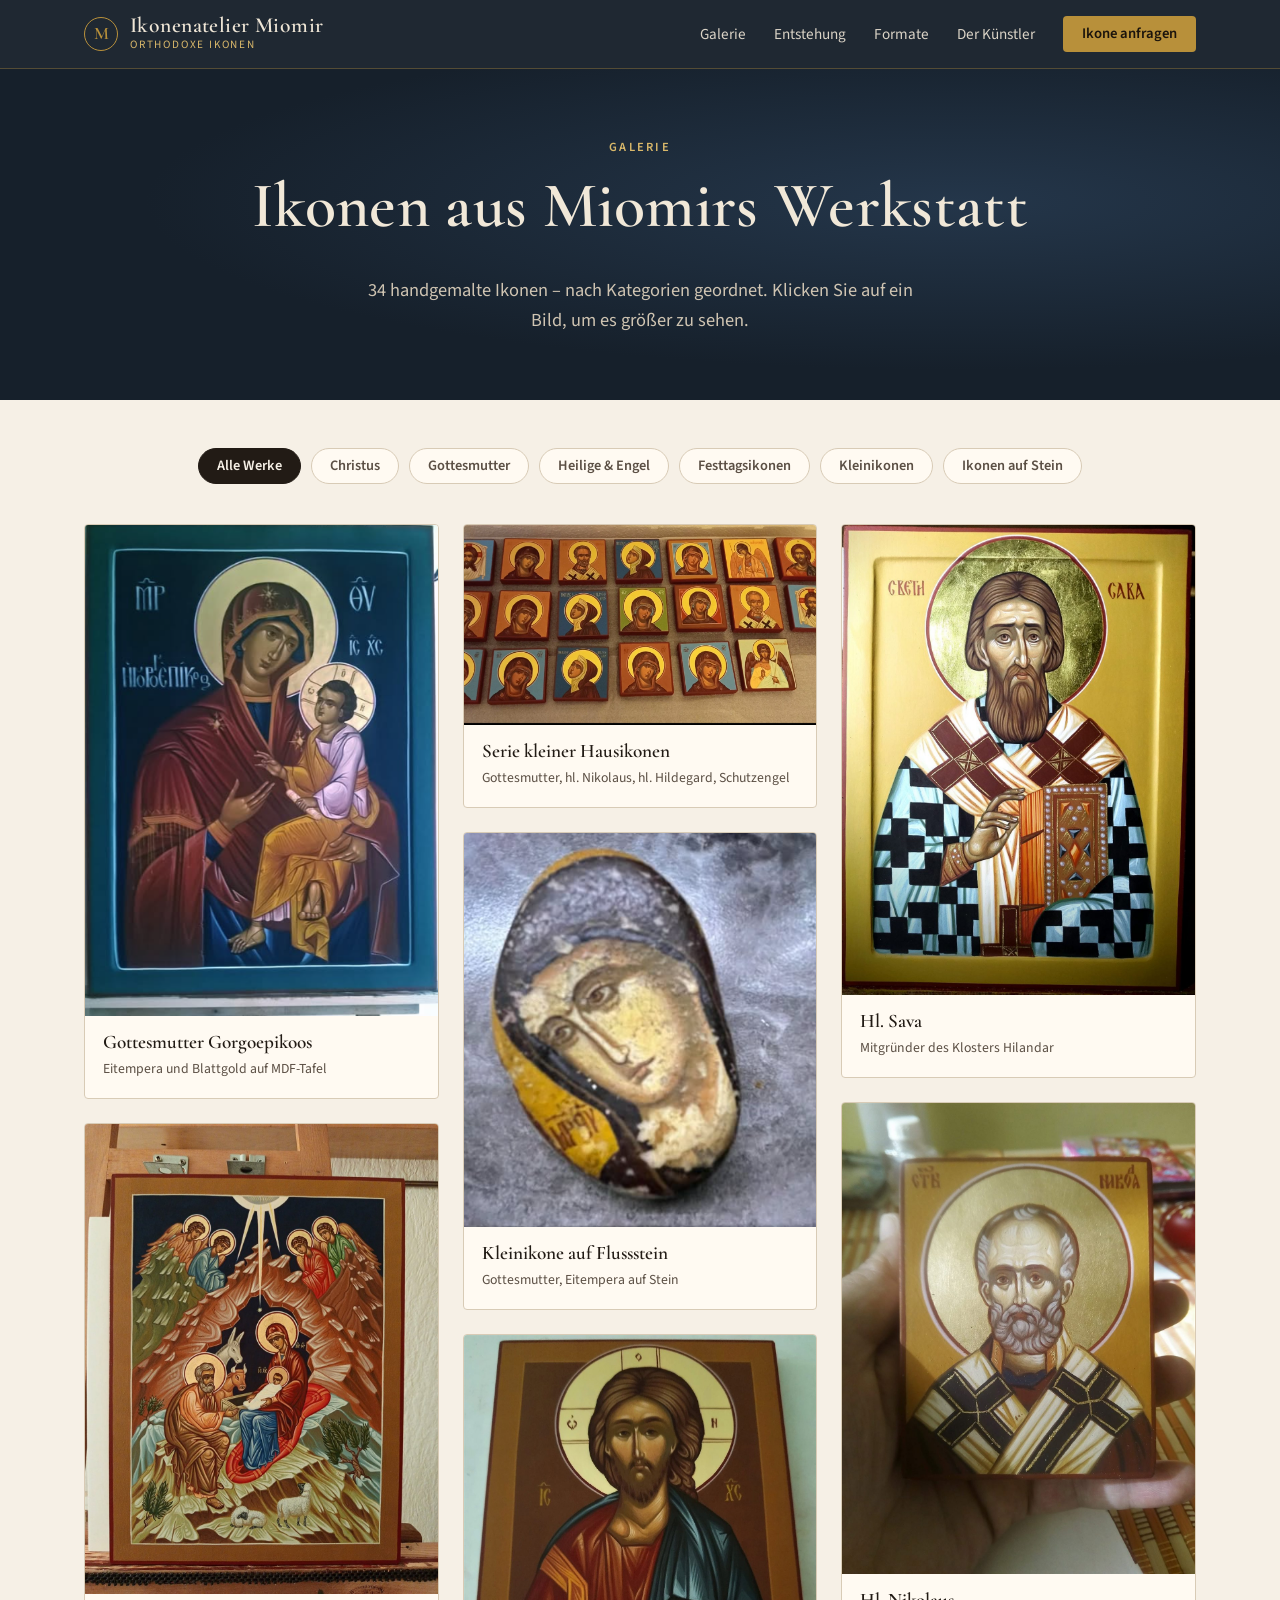
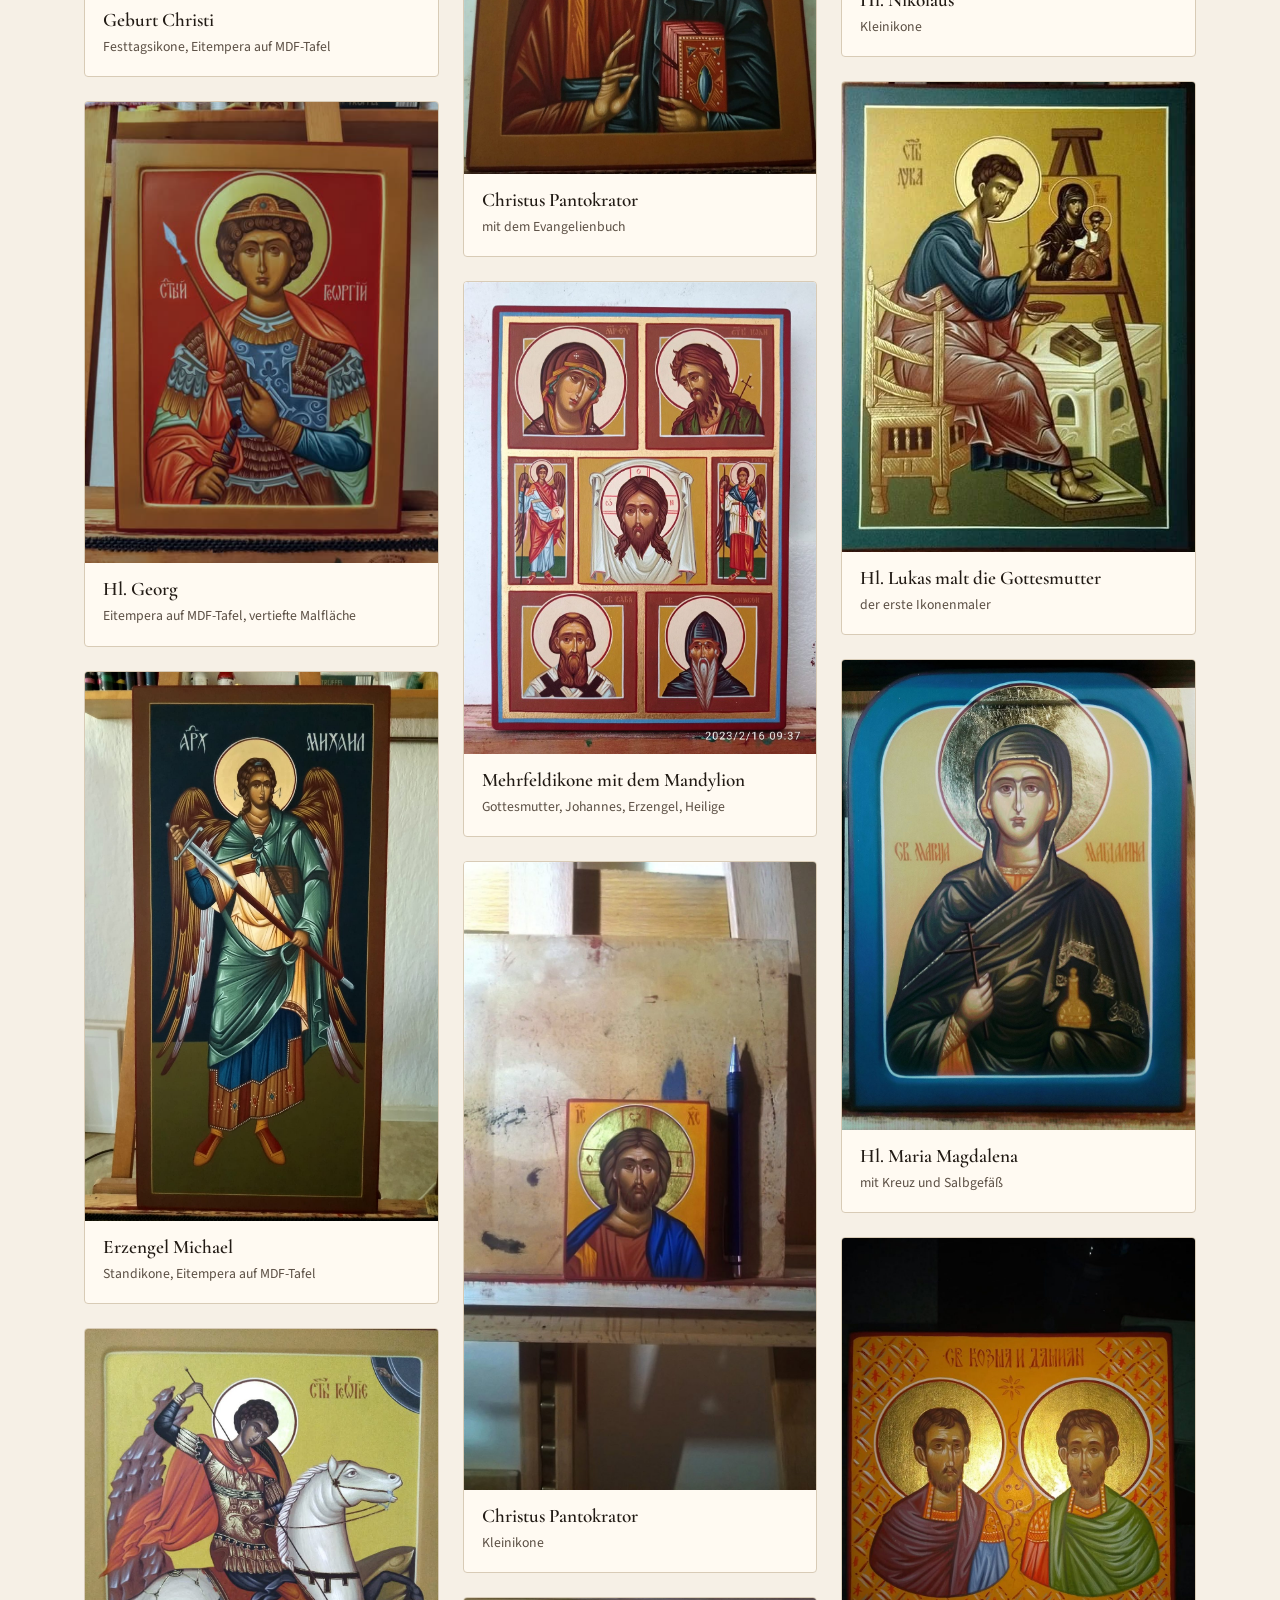
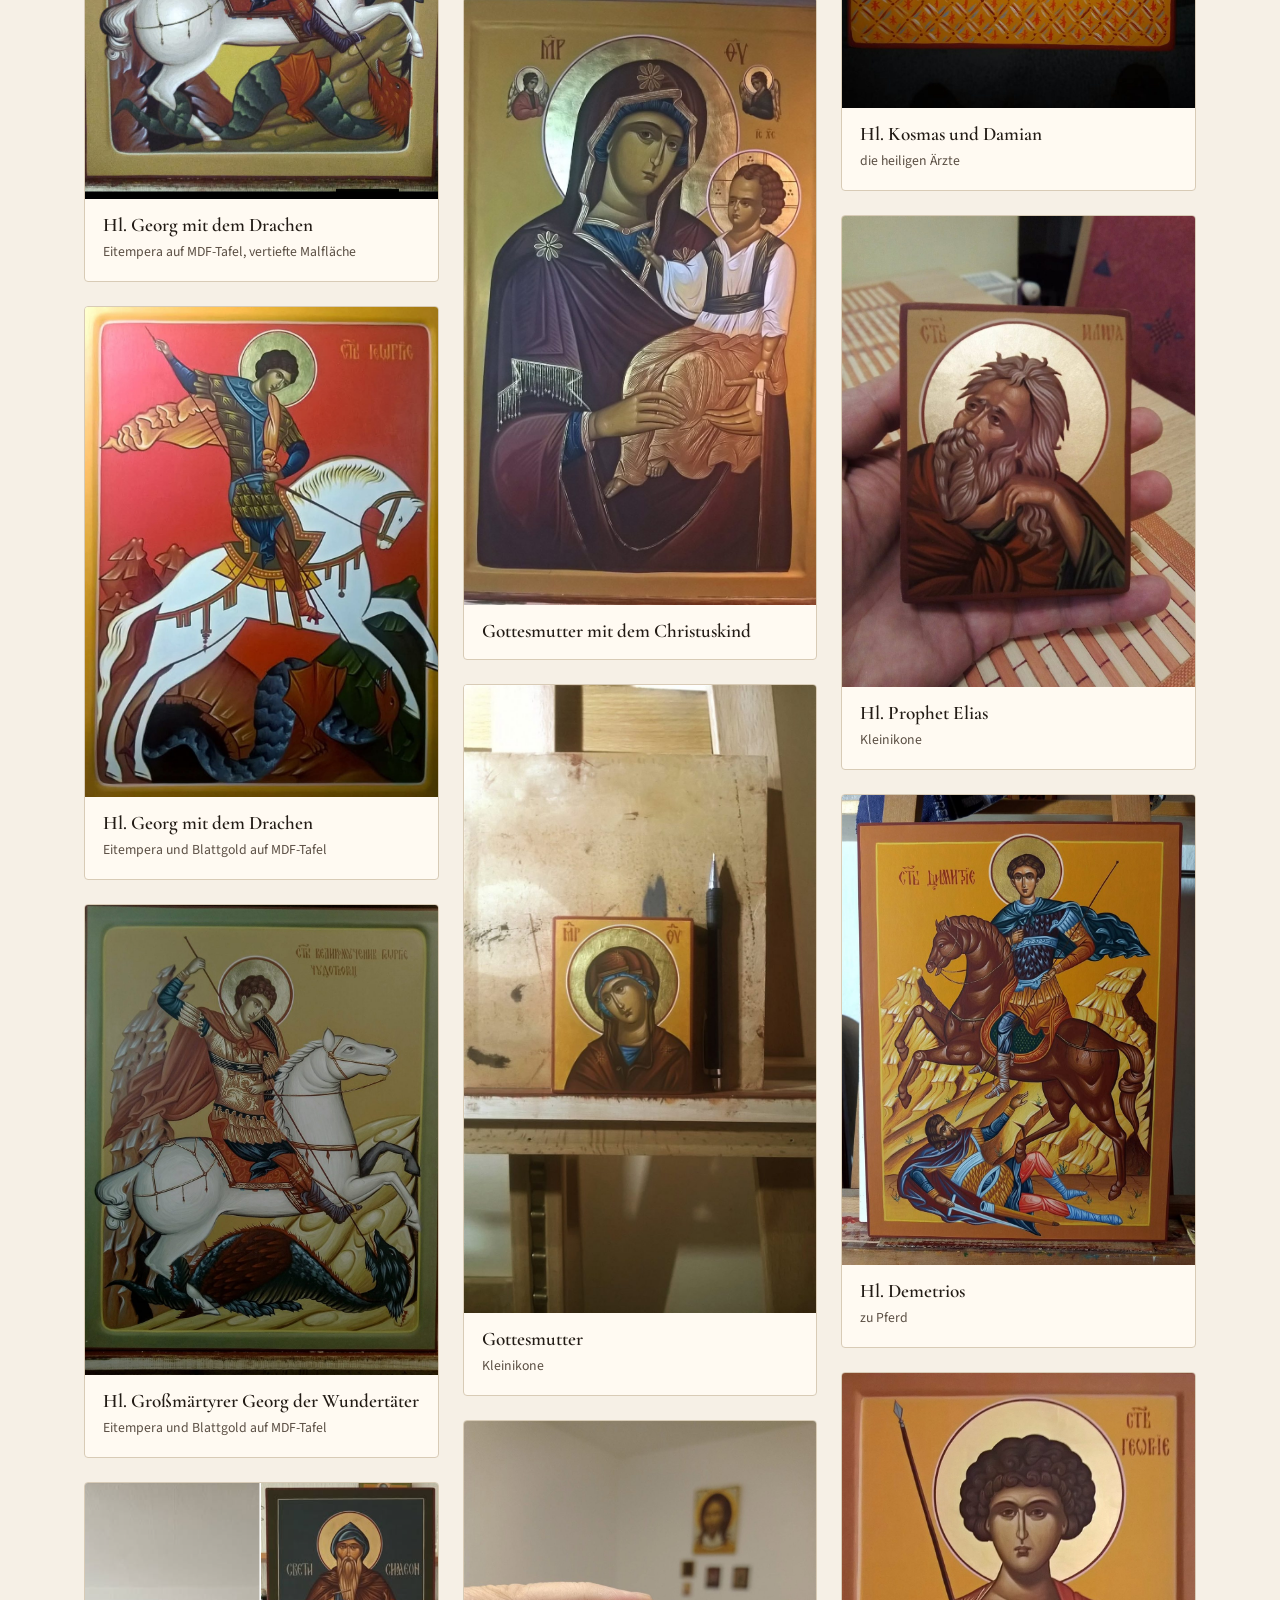
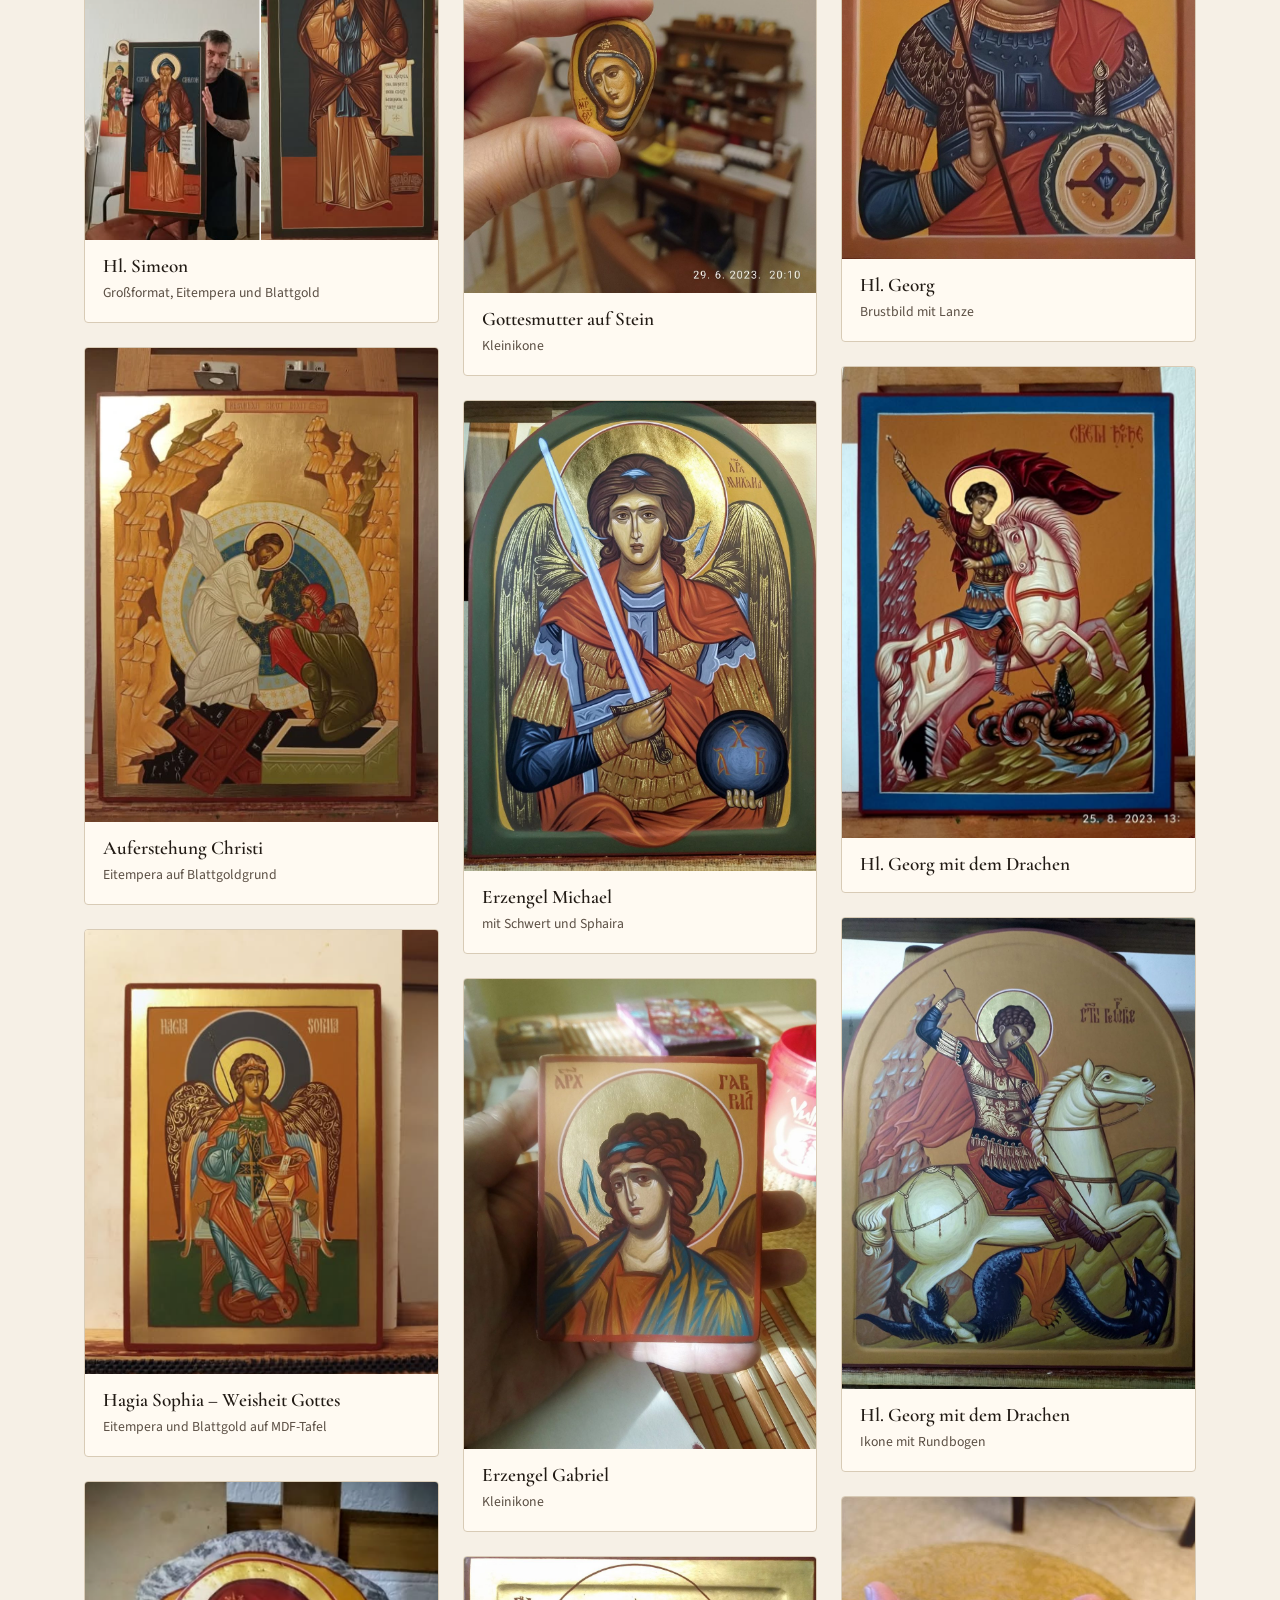
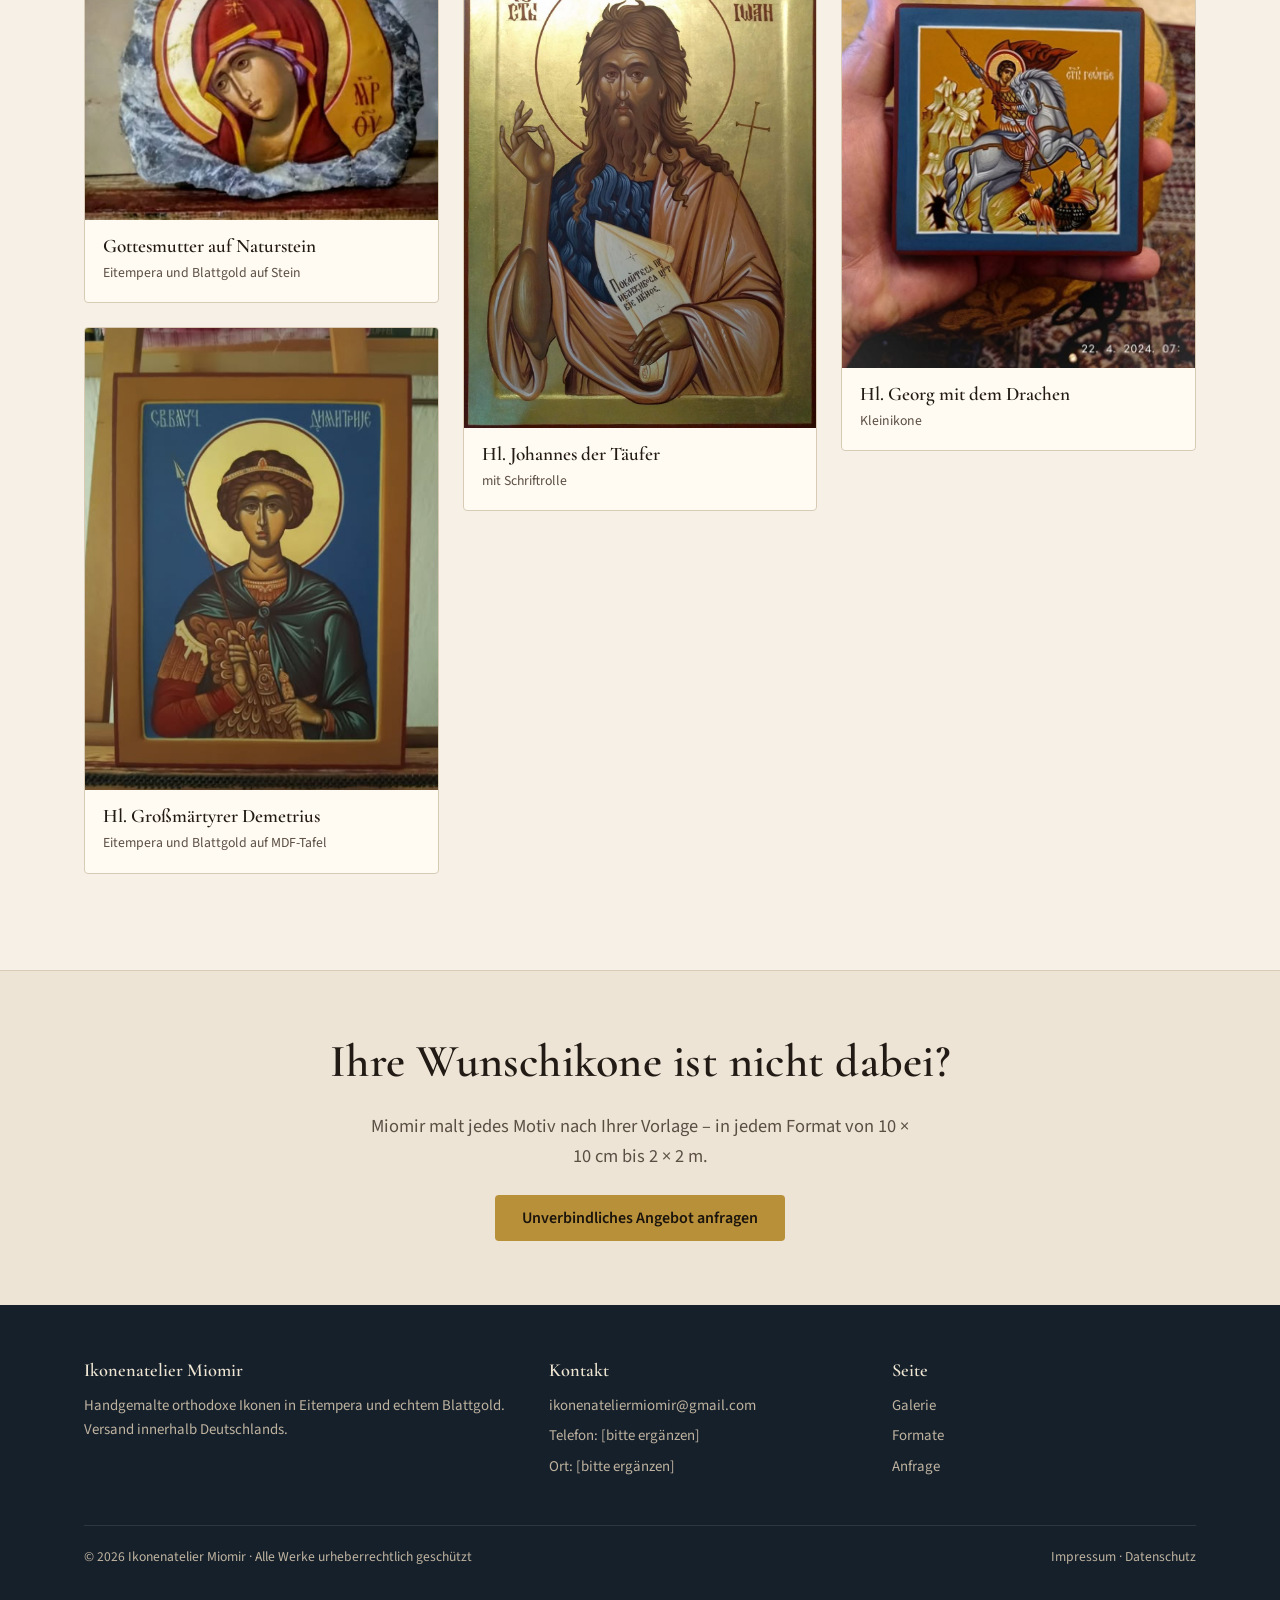
<file: galerie.html>
<!doctype html>
<html lang="de">
<head>
<meta charset="utf-8">
<meta name="viewport" content="width=device-width, initial-scale=1">
<title>Galerie – Ikonenatelier Miomir</title>
<meta name="description" content="Galerie handgemalter orthodoxer Ikonen von Miomir: Christus, Gottesmutter, Heilige und Engel, Festtagsikonen und Kleinikonen auf Stein.">
<link rel="preconnect" href="https://fonts.googleapis.com">
<link rel="preconnect" href="https://fonts.gstatic.com" crossorigin>
<link href="https://fonts.googleapis.com/css2?family=Cormorant+Garamond:ital,wght@0,500;0,600;1,500&family=Source+Sans+3:wght@400;600&display=swap" rel="stylesheet">
<link rel="stylesheet" href="style.css?v=20261124b">
</head>
<body>

<header class="top">
  <div class="wrap">
    <a class="brand" href="index.html" aria-label="Ikonenatelier Miomir – zur Startseite">
      <span class="brand-mark" aria-hidden="true">М</span>
      <span class="brand-name">Ikonenatelier Miomir<small>Orthodoxe Ikonen</small></span>
    </a>
    <button class="menu-btn" aria-expanded="false" aria-controls="nav" aria-label="Menü öffnen">
      <svg width="20" height="20" viewBox="0 0 20 20" aria-hidden="true"><path d="M2 5h16M2 10h16M2 15h16" stroke="currentColor" stroke-width="1.6"/></svg>
    </button>
    <nav class="main" id="nav" aria-label="Hauptnavigation">
      <ul>
        <li><a href="galerie.html" aria-current="page">Galerie</a></li>
        <li><a href="index.html#entstehung">Entstehung</a></li>
        <li><a href="index.html#formate">Formate</a></li>
        <li><a href="index.html#kuenstler">Der Künstler</a></li>
        <li><a class="btn btn-gold" href="index.html#anfrage">Ikone anfragen</a></li>
      </ul>
    </nav>
  </div>
</header>

<main id="start">
  <section class="page-head">
    <div class="wrap">
      <span class="eyebrow">Galerie</span>
      <h1>Ikonen aus Miomirs Werkstatt</h1>
      <p class="lead">34 handgemalte Ikonen – nach Kategorien geordnet. Klicken Sie auf ein Bild, um es größer zu sehen.</p>
    </div>
  </section>

  <section class="gallery-page" id="galerie">
    <div class="wrap">
      <div class="filters" role="group" aria-label="Galerie filtern">
        <button type="button" data-filter="alle" aria-pressed="true">Alle Werke</button>
        <button type="button" data-filter="christus" aria-pressed="false">Christus</button>
        <button type="button" data-filter="gottesmutter" aria-pressed="false">Gottesmutter</button>
        <button type="button" data-filter="heilige" aria-pressed="false">Heilige &amp; Engel</button>
        <button type="button" data-filter="feste" aria-pressed="false">Festtagsikonen</button>
        <button type="button" data-filter="klein" aria-pressed="false">Kleinikonen</button>
        <button type="button" data-filter="stein" aria-pressed="false">Ikonen auf Stein</button>
      </div>

      <div class="gallery">
        <figure class="work" data-cat="gottesmutter"><button type="button"><span class="crop-g" style="display:block"><img src="bilder/gorgoepikoos.png" alt="Ikone der Gottesmutter Gorgoepikoos mit Christuskind" loading="lazy"></span></button>
          <figcaption><b>Gottesmutter Gorgoepikoos</b><span>Eitempera und Blattgold auf MDF-Tafel</span></figcaption></figure>
        <figure class="work" data-cat="feste"><button type="button"><img src="bilder/christi-geburt.jpg" alt="Festtagsikone der Geburt Christi mit Engeln, Hirten und Gottesmutter" loading="lazy"></button>
          <figcaption><b>Geburt Christi</b><span>Festtagsikone, Eitempera auf MDF-Tafel</span></figcaption></figure>
        <figure class="work" data-cat="heilige"><button type="button"><img src="bilder/hl-georg.png" alt="Ikone des heiligen Georg mit Lanze auf rotem Grund" loading="lazy"></button>
          <figcaption><b>Hl. Georg</b><span>Eitempera auf MDF-Tafel, vertiefte Malfläche</span></figcaption></figure>
        <figure class="work" data-cat="heilige"><button type="button"><img src="bilder/erzengel-michael.jpg" alt="Ganzfigurige Ikone des Erzengels Michael mit Schwert auf dunkelblauem Grund" loading="lazy"></button>
          <figcaption><b>Erzengel Michael</b><span>Standikone, Eitempera auf MDF-Tafel</span></figcaption></figure>
        <figure class="work" data-cat="heilige"><button type="button"><img src="bilder/hl-georg-drache-gold.jpg" alt="Ikone des heiligen Georg auf weißem Pferd im Kampf mit dem Drachen, gelber Grund" loading="lazy"></button>
          <figcaption><b>Hl. Georg mit dem Drachen</b><span>Eitempera auf MDF-Tafel, vertiefte Malfläche</span></figcaption></figure>
        <figure class="work" data-cat="heilige"><button type="button"><img src="bilder/hl-georg-drache-rot.jpg" alt="Ikone des heiligen Georg auf weißem Pferd im Kampf mit dem Drachen, roter Grund" loading="lazy"></button>
          <figcaption><b>Hl. Georg mit dem Drachen</b><span>Eitempera und Blattgold auf MDF-Tafel</span></figcaption></figure>
        <figure class="work" data-cat="heilige"><button type="button"><img src="bilder/hl-georg-wundertaeter.jpg" alt="Ikone des heiligen Großmärtyrers Georg des Wundertäters auf weißem Pferd mit dem Drachen" loading="lazy"></button>
          <figcaption><b>Hl. Großmärtyrer Georg der Wundertäter</b><span>Eitempera und Blattgold auf MDF-Tafel</span></figcaption></figure>
        <figure class="work" data-cat="heilige"><button type="button"><img src="bilder/hl-simeon.png" alt="Großformatige Ikone des heiligen Simeon, daneben der Künstler mit der Ikone" loading="lazy"></button>
          <figcaption><b>Hl. Simeon</b><span>Großformat, Eitempera und Blattgold</span></figcaption></figure>
        <figure class="work" data-cat="feste"><button type="button"><img src="bilder/auferstehung.webp" alt="Festtagsikone der Auferstehung Christi auf goldenem Grund" loading="lazy"></button>
          <figcaption><b>Auferstehung Christi</b><span>Eitempera auf Blattgoldgrund</span></figcaption></figure>
        <figure class="work" data-cat="heilige"><button type="button"><img src="bilder/hagia-sophia.png" alt="Ikone der Heiligen Sophia, der Weisheit Gottes, als Engel mit Kelch" loading="lazy"></button>
          <figcaption><b>Hagia Sophia – Weisheit Gottes</b><span>Eitempera und Blattgold auf MDF-Tafel</span></figcaption></figure>
        <figure class="work" data-cat="stein gottesmutter klein"><button type="button"><img src="bilder/gottesmutter-stein.png" alt="Gottesmutter auf einem großen Naturstein mit goldenem Nimbus" loading="lazy"></button>
          <figcaption><b>Gottesmutter auf Naturstein</b><span>Eitempera und Blattgold auf Stein</span></figcaption></figure>
        <figure class="work" data-cat="heilige"><button type="button"><img src="bilder/hl-demetrius.png" alt="Ikone des heiligen Großmärtyrers Demetrius auf blauem Grund" loading="lazy"></button>
          <figcaption><b>Hl. Großmärtyrer Demetrius</b><span>Eitempera und Blattgold auf MDF-Tafel</span></figcaption></figure>
        <figure class="work" data-cat="gottesmutter heilige klein"><button type="button"><img src="bilder/kleinikonen-serie.webp" alt="Serie kleiner Ikonen: Gottesmutter, hl. Nikolaus, hl. Hildegard, Schutzengel und Christus" loading="lazy"></button>
          <figcaption><b>Serie kleiner Hausikonen</b><span>Gottesmutter, hl. Nikolaus, hl. Hildegard, Schutzengel</span></figcaption></figure>
        <figure class="work" data-cat="stein gottesmutter klein"><button type="button"><img src="bilder/kleinikone-stein.png" alt="Kleine Ikone der Gottesmutter auf einem Flussstein" loading="lazy"></button>
          <figcaption><b>Kleinikone auf Flussstein</b><span>Gottesmutter, Eitempera auf Stein</span></figcaption></figure>
        <figure class="work" data-cat="christus"><button type="button"><img src="bilder/christus-pantokrator.jpg" alt="Ikone Christus Pantokrator mit Evangelienbuch" loading="lazy"></button>
          <figcaption><b>Christus Pantokrator</b><span>mit dem Evangelienbuch</span></figcaption></figure>
        <figure class="work" data-cat="christus gottesmutter heilige"><button type="button"><img src="bilder/mehrfeldikone-mandylion.jpg" alt="Mehrfeldikone mit dem Mandylion in der Mitte, umgeben von Gottesmutter, Johannes dem Täufer, zwei Erzengeln und zwei Heiligen" loading="lazy"></button>
          <figcaption><b>Mehrfeldikone mit dem Mandylion</b><span>Gottesmutter, Johannes, Erzengel, Heilige</span></figcaption></figure>
        <figure class="work" data-cat="christus klein"><button type="button"><img src="bilder/christus-pantokrator-klein.jpg" alt="Kleine Ikone Christus Pantokrator" loading="lazy"></button>
          <figcaption><b>Christus Pantokrator</b><span>Kleinikone</span></figcaption></figure>
        <figure class="work" data-cat="gottesmutter"><button type="button"><img src="bilder/gottesmutter-mit-kind.jpg" alt="Ikone der Gottesmutter mit dem Christuskind" loading="lazy"></button>
          <figcaption><b>Gottesmutter mit dem Christuskind</b></figcaption></figure>
        <figure class="work" data-cat="gottesmutter klein"><button type="button"><img src="bilder/gottesmutter-klein.jpg" alt="Kleine Ikone der Gottesmutter" loading="lazy"></button>
          <figcaption><b>Gottesmutter</b><span>Kleinikone</span></figcaption></figure>
        <figure class="work" data-cat="stein gottesmutter klein"><button type="button"><img src="bilder/gottesmutter-stein-klein.jpg" alt="Kleine Ikone der Gottesmutter auf einem Stein, in der Hand gehalten" loading="lazy"></button>
          <figcaption><b>Gottesmutter auf Stein</b><span>Kleinikone</span></figcaption></figure>
        <figure class="work" data-cat="heilige"><button type="button"><img src="bilder/erzengel-michael-schwert.jpg" alt="Ikone des Erzengels Michael mit Schwert und Sphaira" loading="lazy"></button>
          <figcaption><b>Erzengel Michael</b><span>mit Schwert und Sphaira</span></figcaption></figure>
        <figure class="work" data-cat="heilige klein"><button type="button"><img src="bilder/erzengel-gabriel.jpg" alt="Kleine Ikone des Erzengels Gabriel" loading="lazy"></button>
          <figcaption><b>Erzengel Gabriel</b><span>Kleinikone</span></figcaption></figure>
        <figure class="work" data-cat="heilige"><button type="button"><img src="bilder/hl-johannes-taeufer.jpg" alt="Ikone des heiligen Johannes des Täufers mit Schriftrolle" loading="lazy"></button>
          <figcaption><b>Hl. Johannes der Täufer</b><span>mit Schriftrolle</span></figcaption></figure>
        <figure class="work" data-cat="heilige"><button type="button"><img src="bilder/hl-sava.jpg" alt="Ikone des heiligen Sava im Bischofsgewand" loading="lazy"></button>
          <figcaption><b>Hl. Sava</b><span>Mitgründer des Klosters Hilandar</span></figcaption></figure>
        <figure class="work" data-cat="heilige klein"><button type="button"><img src="bilder/hl-nikolaus-klein.jpg" alt="Kleine Ikone des heiligen Nikolaus" loading="lazy"></button>
          <figcaption><b>Hl. Nikolaus</b><span>Kleinikone</span></figcaption></figure>
        <figure class="work" data-cat="heilige"><button type="button"><img src="bilder/hl-lukas-malt-gottesmutter.jpg" alt="Ikone des heiligen Evangelisten Lukas, der eine Ikone der Gottesmutter malt" loading="lazy"></button>
          <figcaption><b>Hl. Lukas malt die Gottesmutter</b><span>der erste Ikonenmaler</span></figcaption></figure>
        <figure class="work" data-cat="heilige"><button type="button"><img src="bilder/hl-maria-magdalena.jpg" alt="Ikone der heiligen Maria Magdalena mit Kreuz und Salbgefäß" loading="lazy"></button>
          <figcaption><b>Hl. Maria Magdalena</b><span>mit Kreuz und Salbgefäß</span></figcaption></figure>
        <figure class="work" data-cat="heilige"><button type="button"><img src="bilder/hl-kosmas-und-damian.jpg" alt="Ikone der heiligen Ärzte Kosmas und Damian" loading="lazy"></button>
          <figcaption><b>Hl. Kosmas und Damian</b><span>die heiligen Ärzte</span></figcaption></figure>
        <figure class="work" data-cat="heilige klein"><button type="button"><img src="bilder/prophet-elias.jpg" alt="Kleine Ikone des Propheten Elias" loading="lazy"></button>
          <figcaption><b>Hl. Prophet Elias</b><span>Kleinikone</span></figcaption></figure>
        <figure class="work" data-cat="heilige"><button type="button"><img src="bilder/hl-demetrios-zu-pferd.jpg" alt="Ikone des heiligen Demetrios auf rotem Pferd" loading="lazy"></button>
          <figcaption><b>Hl. Demetrios</b><span>zu Pferd</span></figcaption></figure>
        <figure class="work" data-cat="heilige"><button type="button"><img src="bilder/hl-georg-brustbild.jpg" alt="Ikone des heiligen Georg als Brustbild mit Lanze" loading="lazy"></button>
          <figcaption><b>Hl. Georg</b><span>Brustbild mit Lanze</span></figcaption></figure>
        <figure class="work" data-cat="heilige"><button type="button"><img src="bilder/hl-georg-drache-1.jpg" alt="Ikone des heiligen Georg zu Pferd im Kampf mit dem Drachen" loading="lazy"></button>
          <figcaption><b>Hl. Georg mit dem Drachen</b></figcaption></figure>
        <figure class="work" data-cat="heilige"><button type="button"><img src="bilder/hl-georg-drache-bogen.jpg" alt="Ikone des heiligen Georg mit dem Drachen, oben rund abgeschlossen" loading="lazy"></button>
          <figcaption><b>Hl. Georg mit dem Drachen</b><span>Ikone mit Rundbogen</span></figcaption></figure>
        <figure class="work" data-cat="heilige klein"><button type="button"><img src="bilder/hl-georg-kleinikone.jpg" alt="Kleine Ikone des heiligen Georg mit dem Drachen, in der Hand gehalten" loading="lazy"></button>
          <figcaption><b>Hl. Georg mit dem Drachen</b><span>Kleinikone</span></figcaption></figure>
      </div>

    </div>
  </section>

  <section class="cta-band">
    <div class="wrap">
      <h2>Ihre Wunschikone ist nicht dabei?</h2>
      <p class="lead">Miomir malt jedes Motiv nach Ihrer Vorlage – in jedem Format von 10 × 10 cm bis 2 × 2 m.</p>
      <a class="btn btn-gold" href="index.html#anfrage">Unverbindliches Angebot anfragen</a>
    </div>
  </section>
</main>

<footer>
  <div class="wrap">
    <div class="foot-grid">
      <div>
        <h4>Ikonenatelier Miomir</h4>
        <p>Handgemalte orthodoxe Ikonen in Eitempera und echtem Blattgold. Versand innerhalb Deutschlands.</p>
      </div>
      <div>
        <h4>Kontakt</h4>
        <ul>
          <li><a href="mailto:ikonenateliermiomir@gmail.com">ikonenateliermiomir@gmail.com</a></li>
          <li>Telefon: [bitte ergänzen]</li>
          <li>Ort: [bitte ergänzen]</li>
        </ul>
      </div>
      <div>
        <h4>Seite</h4>
        <ul>
          <li><a href="galerie.html">Galerie</a></li>
          <li><a href="index.html#formate">Formate</a></li>
          <li><a href="index.html#anfrage">Anfrage</a></li>
        </ul>
      </div>
    </div>
    <div class="foot-bottom">
      <span>© <span id="year"></span> Ikonenatelier Miomir · Alle Werke urheberrechtlich geschützt</span>
      <span><a href="#">Impressum</a> · <a href="#">Datenschutz</a></span>
    </div>
  </div>
</footer>

<!-- Lightbox -->
<div class="lightbox" id="lightbox" role="dialog" aria-modal="true" aria-label="Bildansicht">
  <button class="close" type="button" aria-label="Schließen">×</button>
  <figure><img id="lbImg" alt=""><figcaption id="lbCap"></figcaption></figure>
</div>

<script>
  document.getElementById('year').textContent = new Date().getFullYear();

  const menuBtn = document.querySelector('.menu-btn');
  const nav = document.getElementById('nav');
  menuBtn.addEventListener('click', () => {
    const open = nav.classList.toggle('open');
    menuBtn.setAttribute('aria-expanded', open);
  });
  nav.querySelectorAll('a').forEach(a => a.addEventListener('click', () => {
    nav.classList.remove('open'); menuBtn.setAttribute('aria-expanded', false);
  }));

  const filterBtns = document.querySelectorAll('.filters button');
  const works = document.querySelectorAll('#galerie .work');
  filterBtns.forEach(btn => btn.addEventListener('click', () => {
    const f = btn.dataset.filter;
    filterBtns.forEach(b => b.setAttribute('aria-pressed', b === btn));
    works.forEach(w => w.classList.toggle('hidden', f !== 'alle' && !w.dataset.cat.split(' ').includes(f)));

  }));

  // Lightbox
  const lb = document.getElementById('lightbox'), lbImg = document.getElementById('lbImg'), lbCap = document.getElementById('lbCap');
  let lastFocus = null;
  document.querySelectorAll('.work button').forEach(b => b.addEventListener('click', () => {
    const img = b.querySelector('img');
    const cap = b.closest('.work').querySelector('figcaption b');
    lbImg.src = img.src; lbImg.alt = img.alt;
    lbImg.style.width = img.naturalWidth && img.naturalWidth < 400 ? (img.naturalWidth * 2) + 'px' : '';
    lbCap.textContent = cap ? cap.textContent : img.alt;
    lastFocus = b; lb.classList.add('open'); lb.querySelector('.close').focus();
  }));
  function closeLb(){ lb.classList.remove('open'); if (lastFocus) lastFocus.focus(); }
  lb.addEventListener('click', e => { if (e.target === lb || e.target.classList.contains('close')) closeLb(); });
  document.addEventListener('keydown', e => { if (e.key === 'Escape' && lb.classList.contains('open')) closeLb(); });


  // Kategorie aus der Adresse übernehmen (z. B. galerie.html#christus)
  const fromHash = () => {
    const btn = document.querySelector(`.filters button[data-filter="${location.hash.slice(1)}"]`);
    if (btn) btn.click();
  };
  filterBtns.forEach(btn => btn.addEventListener('click', () => {
    history.replaceState(null, '', btn.dataset.filter === 'alle' ? location.pathname : '#' + btn.dataset.filter);
  }));
  window.addEventListener('hashchange', fromHash);
  fromHash();
</script>
</body>
</html>
</file>
<file: style.css>
:root{
  --ink:#221b15;          /* Text, dunkles Nussbraun */
  --ink-soft:#5b4f44;
  --paper:#f6f0e6;        /* Kreidegrund / Levkas */
  --paper-2:#ede4d5;
  --night:#16202b;        /* Nachtblau der Ikonenhintergründe */
  --night-2:#1f2c39;
  --gold:#b8903a;         /* Blattgold */
  --gold-light:#d9b86a;
  --cinnabar:#9c2f22;     /* Zinnoberrot */
  --line:#d8cbb6;
  --radius:4px;
  --serif:"Cormorant Garamond", Georgia, "Times New Roman", serif;
  --sans:"Source Sans 3", "Segoe UI", system-ui, sans-serif;
  --max:1160px;
}
*{box-sizing:border-box}
html{scroll-behavior:smooth}
@media (prefers-reduced-motion:reduce){html{scroll-behavior:auto}*{transition:none!important}}
body{margin:0;background:var(--paper);color:var(--ink);font:17px/1.65 var(--sans);-webkit-font-smoothing:antialiased}
img{max-width:100%;display:block}
a{color:inherit}
h1,h2,h3{font-family:var(--serif);font-weight:600;line-height:1.15;margin:0 0 .5em;letter-spacing:.005em}
h1{font-size:clamp(2.4rem,5.2vw,4rem)}
h2{font-size:clamp(2rem,3.6vw,2.9rem)}
h3{font-size:1.45rem}
p{margin:0 0 1em}
.wrap{max-width:var(--max);margin:0 auto;padding:0 24px}
@media (max-width:600px){.wrap{padding:0 16px}}
section{padding:96px 0;scroll-margin-top:68px}
@media (max-width:700px){section{padding:64px 0}}
.eyebrow{font:600 .78rem/1 var(--sans);letter-spacing:.18em;text-transform:uppercase;color:var(--cinnabar);margin-bottom:16px;display:block}
.lead{font-size:1.15rem;color:var(--ink-soft);max-width:62ch}
.ornament{display:flex;align-items:center;gap:14px;color:var(--gold);margin:0 0 20px}
.ornament::before,.ornament::after{content:"";height:1px;width:48px;background:currentColor;opacity:.7}
.center{text-align:center}
.center .lead{margin-left:auto;margin-right:auto}
.center .ornament{justify-content:center}

/* Buttons */
.btn{display:inline-flex;align-items:center;gap:10px;padding:14px 26px;border-radius:var(--radius);font:600 1rem/1 var(--sans);text-decoration:none;border:1px solid transparent;cursor:pointer;transition:background .2s,color .2s,border-color .2s}
.btn-gold{background:var(--gold);color:#1b140c}
.btn-gold:hover{background:var(--gold-light)}
.btn-line{border-color:currentColor;color:inherit;background:transparent}
.btn-line:hover{background:rgba(255,255,255,.08)}
:focus-visible{outline:2px solid var(--gold);outline-offset:3px}

/* Header */
header.top{position:sticky;top:0;z-index:50;background:rgba(22,32,43,.96);backdrop-filter:saturate(1.2) blur(6px);color:#efe6d6;border-bottom:1px solid rgba(184,144,58,.35)}
.top .wrap{display:flex;align-items:center;justify-content:space-between;height:68px}
.brand{display:flex;align-items:center;gap:12px;text-decoration:none}
.brand-mark{width:34px;height:34px;border:1px solid var(--gold);border-radius:50%;display:grid;place-items:center;color:var(--gold);font:600 1.1rem/1 var(--serif)}
.brand-name{font:600 1.35rem/1 var(--serif);letter-spacing:.02em}
.brand-name small{display:block;font:400 .7rem/1.4 var(--sans);letter-spacing:.16em;text-transform:uppercase;color:var(--gold-light)}
nav.main ul{list-style:none;margin:0;padding:0;display:flex;gap:28px;align-items:center}
nav.main a{text-decoration:none;font-size:.95rem;opacity:.9}
nav.main a:hover{opacity:1;color:var(--gold-light)}
nav.main .btn{padding:10px 18px;font-size:.92rem;opacity:1}
.menu-btn{display:none;background:none;border:1px solid rgba(255,255,255,.3);color:inherit;width:44px;height:44px;border-radius:var(--radius);cursor:pointer}
@media (max-width:900px){
  .menu-btn{display:grid;place-items:center}
  nav.main{position:absolute;top:68px;left:0;right:0;background:var(--night);border-bottom:1px solid rgba(184,144,58,.35);display:none}
  nav.main.open{display:block}
  nav.main ul{flex-direction:column;align-items:stretch;gap:0;padding:8px 16px 20px}
  nav.main li a{display:block;padding:14px 4px;border-bottom:1px solid rgba(255,255,255,.08)}
  nav.main .btn{margin-top:14px;justify-content:center;padding:14px}
}

/* Hero */
.hero{background:radial-gradient(ellipse at 75% 40%,#24364a 0%,var(--night) 60%);color:#f1e8d8;padding:80px 0 96px;overflow:hidden}
.hero .wrap{display:grid;grid-template-columns:1.05fr .95fr;gap:64px;align-items:center}
.hero .eyebrow{color:var(--gold-light)}
.hero h1 em{font-style:italic;color:var(--gold-light)}
.hero .lead{color:#cfc4b2}
.hero-actions{display:flex;flex-wrap:wrap;gap:14px;margin-top:32px}
.hero-figure{position:relative;justify-self:center;max-width:440px}
.hero-figure img{border-radius:2px;box-shadow:0 30px 60px rgba(0,0,0,.45);border:1px solid rgba(184,144,58,.5)}
/* schneidet die grauen Ränder des Originalfotos ab */
.crop-g{overflow:hidden;aspect-ratio:454/632}
.crop-g img{width:122.9%!important;max-width:none;margin-left:-11.9%;height:auto}
.hero-figure .crop-g{box-shadow:0 30px 60px rgba(0,0,0,.45);border:1px solid rgba(184,144,58,.5)}
.hero-figure .crop-g img{border:0;box-shadow:none}
.hero-figure figcaption{margin-top:14px;font-size:.88rem;color:#a99d8a;text-align:center;font-style:italic;font-family:var(--serif);font-size:1.05rem}
@media (max-width:900px){.hero .wrap{grid-template-columns:1fr;gap:48px}.hero{padding:56px 0 72px}}

/* Trust strip */
.facts{background:var(--paper-2);border-bottom:1px solid var(--line);padding:0}
.facts ul{list-style:none;margin:0 auto;padding:28px 24px;display:grid;grid-template-columns:repeat(4,1fr);gap:24px;max-width:var(--max)}
.facts li{display:flex;gap:14px;align-items:flex-start}
.facts strong{display:block;font:600 1.2rem/1.2 var(--serif)}
.facts span{font-size:.9rem;color:var(--ink-soft)}
.facts .dot{flex:none;width:10px;height:10px;margin-top:7px;background:var(--gold);transform:rotate(45deg)}
@media (max-width:900px){.facts ul{grid-template-columns:1fr 1fr}}
@media (max-width:520px){.facts ul{grid-template-columns:1fr;padding:24px 16px}}

/* Gallery */
.filters{display:flex;flex-wrap:wrap;gap:10px;justify-content:center;margin:32px 0 40px}
.filters button{font:600 .9rem/1 var(--sans);padding:10px 18px;border:1px solid var(--line);background:#fffaf2;border-radius:999px;cursor:pointer;color:var(--ink-soft)}
.filters button[aria-pressed="true"]{background:var(--ink);color:var(--paper);border-color:var(--ink)}
.gallery{columns:3 280px;column-gap:24px}
.work{break-inside:avoid;margin:0 0 24px;background:#fffaf2;border:1px solid var(--line);border-radius:var(--radius);overflow:hidden;cursor:zoom-in;transition:box-shadow .25s,transform .25s}
.work:hover{box-shadow:0 14px 30px rgba(60,40,20,.14);transform:translateY(-2px)}
.work button{all:unset;display:block;cursor:zoom-in;width:100%}
.work img{width:100%;height:auto}
.work figcaption{padding:14px 18px 16px}
.work figcaption b{display:block;font:600 1.2rem/1.25 var(--serif)}
.work figcaption span{font-size:.86rem;color:var(--ink-soft)}
.work.hidden{display:none}

/* Lightbox */
.lightbox{position:fixed;inset:0;background:rgba(12,14,18,.92);display:none;align-items:center;justify-content:center;z-index:100;padding:24px}
.lightbox.open{display:flex}
.lightbox figure{margin:0;max-width:min(900px,100%);text-align:center;color:#eee2cf}
.lightbox img{max-height:80vh;margin:0 auto;border:1px solid rgba(184,144,58,.4)}
.lightbox figcaption{margin-top:14px;font:500 1.25rem/1.3 var(--serif)}
.lightbox .close{position:absolute;top:16px;right:16px;width:48px;height:48px;border-radius:50%;border:1px solid rgba(255,255,255,.3);background:none;color:#fff;font-size:1.6rem;cursor:pointer}

/* Technique */
.technique{background:var(--night);color:#ece2d1}
.technique .eyebrow{color:var(--gold-light)}
.technique .lead{color:#c3b8a6}
.tech-grid{display:grid;grid-template-columns:.9fr 1.1fr;gap:64px;align-items:start;margin-top:16px}
.steps{list-style:none;margin:0;padding:0;counter-reset:s}
.steps li{counter-increment:s;display:grid;grid-template-columns:48px 1fr;gap:18px;padding:20px 0;border-top:1px solid rgba(184,144,58,.25)}
.steps li:last-child{border-bottom:1px solid rgba(184,144,58,.25)}
.steps li::before{content:counter(s,upper-roman);font:600 1.4rem/1 var(--serif);color:var(--gold-light);padding-top:4px}
.steps h3{font-size:1.3rem;margin-bottom:.25em;color:#f6ecdb}
.steps p{margin:0;color:#bdb19e;font-size:.98rem}
.tech-side img{border:1px solid rgba(184,144,58,.45);border-radius:2px}
.tech-side blockquote{margin:28px 0 0;padding:0 0 0 20px;border-left:2px solid var(--gold);font:italic 500 1.35rem/1.45 var(--serif);color:#e9dcc4}
@media (max-width:900px){.tech-grid{grid-template-columns:1fr;gap:40px}}

/* Formats */
.formats-grid{display:grid;grid-template-columns:repeat(3,1fr);gap:20px;margin-top:40px}
.format{background:#fffaf2;border:1px solid var(--line);border-radius:var(--radius);padding:26px 24px 24px;display:flex;flex-direction:column}
.format .shape-box{height:200px;display:flex;align-items:flex-end;justify-content:center;margin-bottom:22px;border-bottom:1px dashed var(--line);padding-bottom:16px}
.format .shape{background:linear-gradient(160deg,var(--gold-light),var(--gold));border:3px solid var(--cinnabar);border-radius:1px;box-shadow:inset 0 0 0 4px rgba(255,255,255,.25)}
.format .stone{width:70px;height:54px;border-radius:48% 52% 45% 55% / 55% 50% 50% 45%;background:radial-gradient(circle at 35% 35%,#b9bcc0,#7f858c);position:relative}
.format .stone::after{content:"";position:absolute;inset:12px 18px;border-radius:50%;background:radial-gradient(circle,var(--gold-light),var(--gold))}
.format h3{margin-bottom:.15em}
.format .size{font:600 .82rem/1 var(--sans);letter-spacing:.12em;text-transform:uppercase;color:var(--cinnabar);margin-bottom:12px}
.format p{font-size:.95rem;color:var(--ink-soft);flex:1}
.format .price{font-size:.9rem;border-top:1px solid var(--line);padding-top:12px;margin-top:4px;display:flex;justify-content:space-between;align-items:center}
.format .price a{font-weight:600;color:var(--cinnabar);text-decoration:none}
.format .price a:hover{text-decoration:underline}
.formats-note{margin-top:28px;font-size:.95rem;color:var(--ink-soft);text-align:center}
@media (max-width:900px){.formats-grid{grid-template-columns:1fr 1fr}}
@media (max-width:560px){.formats-grid{grid-template-columns:1fr}}

/* Occasions */
.occasions{display:grid;grid-template-columns:repeat(4,1fr);gap:20px;margin-top:40px}
.occasion{border-top:2px solid var(--gold);padding-top:18px}
.occasion h3{font-size:1.3rem}
.occasion p{font-size:.95rem;color:var(--ink-soft);margin:0}
@media (max-width:900px){.occasions{grid-template-columns:1fr 1fr}}
@media (max-width:520px){.occasions{grid-template-columns:1fr}}


/* Artist */
/* Über den Künstler: Einleitung und breite Slideshow */
.artist-intro{display:grid;grid-template-columns:1fr 1.25fr;gap:64px;align-items:start}
.artist-intro h2{margin-bottom:0}
.artist-show{position:relative;display:grid;margin-top:56px;background:var(--night);border-radius:var(--radius);overflow:hidden;box-shadow:0 18px 40px rgba(22,32,43,.18)}
.artist-show .slide{grid-area:1/1;margin:0;display:grid;grid-template-columns:2fr 3fr;opacity:0;visibility:hidden;transition:opacity .9s ease,visibility 0s .9s}
.artist-show .slide.is-active{opacity:1;visibility:visible;transition:opacity .9s ease}
.artist-show .slide img{width:100%;height:100%;aspect-ratio:4/5;object-fit:cover;filter:saturate(.92)}
.artist-show figcaption{display:flex;flex-direction:column;justify-content:center;padding:56px 64px 96px;color:#d9cfbd;font-size:1.15rem;line-height:1.6;border-left:2px solid var(--gold);background:radial-gradient(ellipse at 80% 30%,#24364a 0%,var(--night) 70%)}
.artist-show figcaption b{display:block;font:600 clamp(2rem,3.4vw,2.8rem)/1.15 var(--serif);color:var(--gold-light);margin-bottom:.4em}
.sl-num{font-size:.78rem;font-weight:600;letter-spacing:.2em;color:var(--gold);margin-bottom:18px}
.sl-dots{position:absolute;left:calc(40% + 54px);bottom:28px;display:flex;gap:2px}
.sl-dots button{width:30px;height:44px;border:0;background:none;cursor:pointer;position:relative}
.sl-dots button::after{content:"";position:absolute;left:50%;top:50%;width:10px;height:10px;margin:-5px 0 0 -5px;border-radius:50%;border:1px solid var(--gold-light);transition:background .2s,transform .2s}
.sl-dots button[aria-current="true"]::after{background:var(--gold-light);transform:scale(1.15)}
.sl-dots button:focus-visible{outline:2px solid var(--gold-light);outline-offset:-6px;border-radius:50%}
@media (max-width:900px){.artist-intro{grid-template-columns:1fr;gap:20px}.artist-show figcaption{padding:40px 36px 88px}.sl-dots{left:calc(40% + 26px)}}
@media (max-width:700px){
  .artist-show{margin-top:40px}
  .artist-show .slide{grid-template-columns:1fr;grid-template-rows:auto 1fr}
  .artist-show .slide img{height:auto}
  .artist-show figcaption{border-left:0;border-top:2px solid var(--gold);padding:24px 20px 72px;font-size:1rem;justify-content:flex-start}
  .sl-num{margin-bottom:10px}
  .sl-dots{left:10px;bottom:14px}
}
.signature{font:italic 500 1.8rem/1 var(--serif);color:var(--cinnabar);margin-top:8px}
.hilandar{display:grid;grid-template-columns:auto 1fr;gap:28px;align-items:center;margin-top:56px;padding:28px;background:#fffaf2;border:1px solid var(--line);border-radius:var(--radius)}
.hilandar img{width:220px;border-radius:2px}
.hilandar h3{margin-bottom:.3em}
.hilandar p{margin:0;color:var(--ink-soft)}
@media (max-width:640px){.hilandar{grid-template-columns:1fr}.hilandar img{width:100%}}

/* Process + form */
.request{background:var(--paper-2);border-top:1px solid var(--line)}
.process{list-style:none;padding:0;margin:40px 0 56px;display:grid;grid-template-columns:repeat(4,1fr);gap:20px;counter-reset:p}
.process li{counter-increment:p;background:#fffaf2;border:1px solid var(--line);border-radius:var(--radius);padding:22px 20px}
.process li::before{content:counter(p);display:grid;place-items:center;width:34px;height:34px;border-radius:50%;background:var(--night);color:var(--gold-light);font:600 1.1rem/1 var(--serif);margin-bottom:14px}
.process h3{font-size:1.2rem;margin-bottom:.3em}
.process p{font-size:.93rem;color:var(--ink-soft);margin:0}
@media (max-width:900px){.process{grid-template-columns:1fr 1fr}}
@media (max-width:520px){.process{grid-template-columns:1fr}}

form.offer{background:#fffaf2;border:1px solid var(--line);border-radius:var(--radius);padding:40px;display:grid;grid-template-columns:1fr 1fr;gap:22px 24px;max-width:900px;margin:0 auto}
@media (max-width:700px){form.offer{grid-template-columns:1fr;padding:24px 18px}}
.field{display:flex;flex-direction:column;gap:7px}
.field.full{grid-column:1/-1}
.field label,.field legend{font-weight:600;font-size:.95rem}
.field .hint{font-size:.85rem;color:var(--ink-soft);margin:0}
.field input[type=text],.field input[type=email],.field input[type=tel],.field input[type=number],.field select,.field textarea{font:inherit;font-size:1rem;padding:12px 14px;border:1px solid #cdbfa8;border-radius:var(--radius);background:#fff;color:var(--ink);width:100%}
.field textarea{min-height:140px;resize:vertical}
.field input:focus,.field select:focus,.field textarea:focus{outline:none;border-color:var(--gold);box-shadow:0 0 0 3px rgba(184,144,58,.25)}
.field .error{color:var(--cinnabar);font-size:.85rem;display:none}
.field.invalid input,.field.invalid select{border-color:var(--cinnabar)}
.field.invalid .error{display:block}
.field[hidden]{display:none}
.field .field-title{font-weight:600;font-size:.95rem}
.masse-row{display:flex;align-items:flex-end;gap:12px}
.masse-row label{display:flex;flex-direction:column;gap:6px;font-size:.9rem;color:var(--ink-soft);flex:0 1 170px}
.masse-x{padding-bottom:12px;font-size:1.2rem;color:var(--ink-soft)}
.field.invalid .masse-row input[aria-invalid="false"]{border-color:#cdbfa8}
fieldset.field{border:0;padding:0;margin:0}
.types{display:grid;grid-template-columns:repeat(2,1fr);gap:10px}
.types label{display:flex;gap:10px;align-items:center;padding:14px;border:1px solid #cdbfa8;border-radius:var(--radius);background:#fff;cursor:pointer;font-weight:400}
.types label:has(input:checked){border-color:var(--gold);background:#fbf3e2;box-shadow:0 0 0 1px var(--gold)}
.types input{accent-color:var(--cinnabar)}
@media (max-width:560px){.types{grid-template-columns:1fr}}
.consent{display:flex;gap:10px;align-items:flex-start;font-size:.92rem;color:var(--ink-soft)}
.consent input{margin-top:5px;accent-color:var(--cinnabar)}
.form-actions{grid-column:1/-1;display:flex;flex-wrap:wrap;gap:16px;align-items:center;justify-content:space-between}
.form-actions p{margin:0;font-size:.88rem;color:var(--ink-soft)}
form.offer{position:relative}
.form-error{grid-column:1/-1;display:none;padding:14px 16px;border:1px solid var(--cinnabar);border-left-width:4px;background:#fbeeea;color:#6e1f15;border-radius:var(--radius);font-size:.95rem}
.form-error.show{display:block}
.btn[disabled]{opacity:.7;cursor:progress}
.spinner{width:16px;height:16px;border:2px solid rgba(27,20,12,.3);border-top-color:#1b140c;border-radius:50%;animation:spin .8s linear infinite}
@keyframes spin{to{transform:rotate(360deg)}}
.thanks{display:none;max-width:900px;margin:0 auto;text-align:center;background:#fffaf2;border:1px solid var(--gold);border-radius:var(--radius);padding:48px 28px}
.thanks.show{display:block}

/* FAQ */
.faq{max-width:820px;margin:40px auto 0}
.faq details{border-bottom:1px solid var(--line);padding:4px 0}
.faq summary{cursor:pointer;list-style:none;font:600 1.3rem/1.3 var(--serif);padding:18px 36px 18px 0;position:relative}
.faq summary::-webkit-details-marker{display:none}
.faq summary::after{content:"+";position:absolute;right:4px;top:14px;font:400 1.6rem/1 var(--sans);color:var(--gold)}
.faq details[open] summary::after{content:"–"}
.faq details p{color:var(--ink-soft);margin:0 0 20px}

/* Footer */
footer{background:var(--night);color:#bfb3a0;padding:56px 0 32px;font-size:.93rem}
.foot-grid{display:grid;grid-template-columns:1.4fr 1fr 1fr;gap:40px}
footer h4{font:600 1.15rem/1 var(--serif);color:#efe5d3;margin:0 0 14px}
footer ul{list-style:none;margin:0;padding:0}
footer li{margin:6px 0}
footer a{text-decoration:none}
footer a:hover{color:var(--gold-light)}
.foot-bottom{border-top:1px solid rgba(255,255,255,.1);margin-top:40px;padding-top:20px;display:flex;flex-wrap:wrap;justify-content:space-between;gap:12px;font-size:.85rem}
@media (max-width:760px){.foot-grid{grid-template-columns:1fr}}

/* Startseite: Galerie-Vorschau */
.preview-grid{display:grid;grid-template-columns:repeat(3,1fr);gap:24px;margin-top:40px}
.preview-card{display:block;text-decoration:none;background:#fffaf2;border:1px solid var(--line);border-radius:var(--radius);overflow:hidden;transition:box-shadow .25s,transform .25s}
.preview-card:hover{box-shadow:0 14px 30px rgba(60,40,20,.14);transform:translateY(-2px)}
.preview-card .pc-img{aspect-ratio:3/4;overflow:hidden;background:#e9e0d1}
.preview-card img{width:100%;height:100%;object-fit:cover}
.preview-card .pc-img.zoom img{transform:scale(1.12)}
.preview-card .pc-body{padding:16px 18px 18px}
.preview-card b{display:block;font:600 1.3rem/1.25 var(--serif)}
.preview-card span{display:block;margin-top:6px;font-size:.9rem;font-weight:600;color:var(--cinnabar)}
.preview-cta{text-align:center;margin-top:40px}
@media (max-width:760px){.preview-grid{grid-template-columns:1fr;max-width:420px;margin-left:auto;margin-right:auto}}

/* Galerie-Seite */
.page-head{background:radial-gradient(ellipse at 75% 40%,#24364a 0%,var(--night) 60%);color:#f1e8d8;padding:72px 0 64px;text-align:center}
.page-head .eyebrow{color:var(--gold-light)}
.page-head .lead{color:#cfc4b2;margin:0 auto}
.gallery-page{padding-top:48px}
.gallery-page .filters{margin-top:0}
.cta-band{background:var(--paper-2);border-top:1px solid var(--line);text-align:center;padding:64px 0}
.cta-band .lead{margin:0 auto 24px}
</file>
